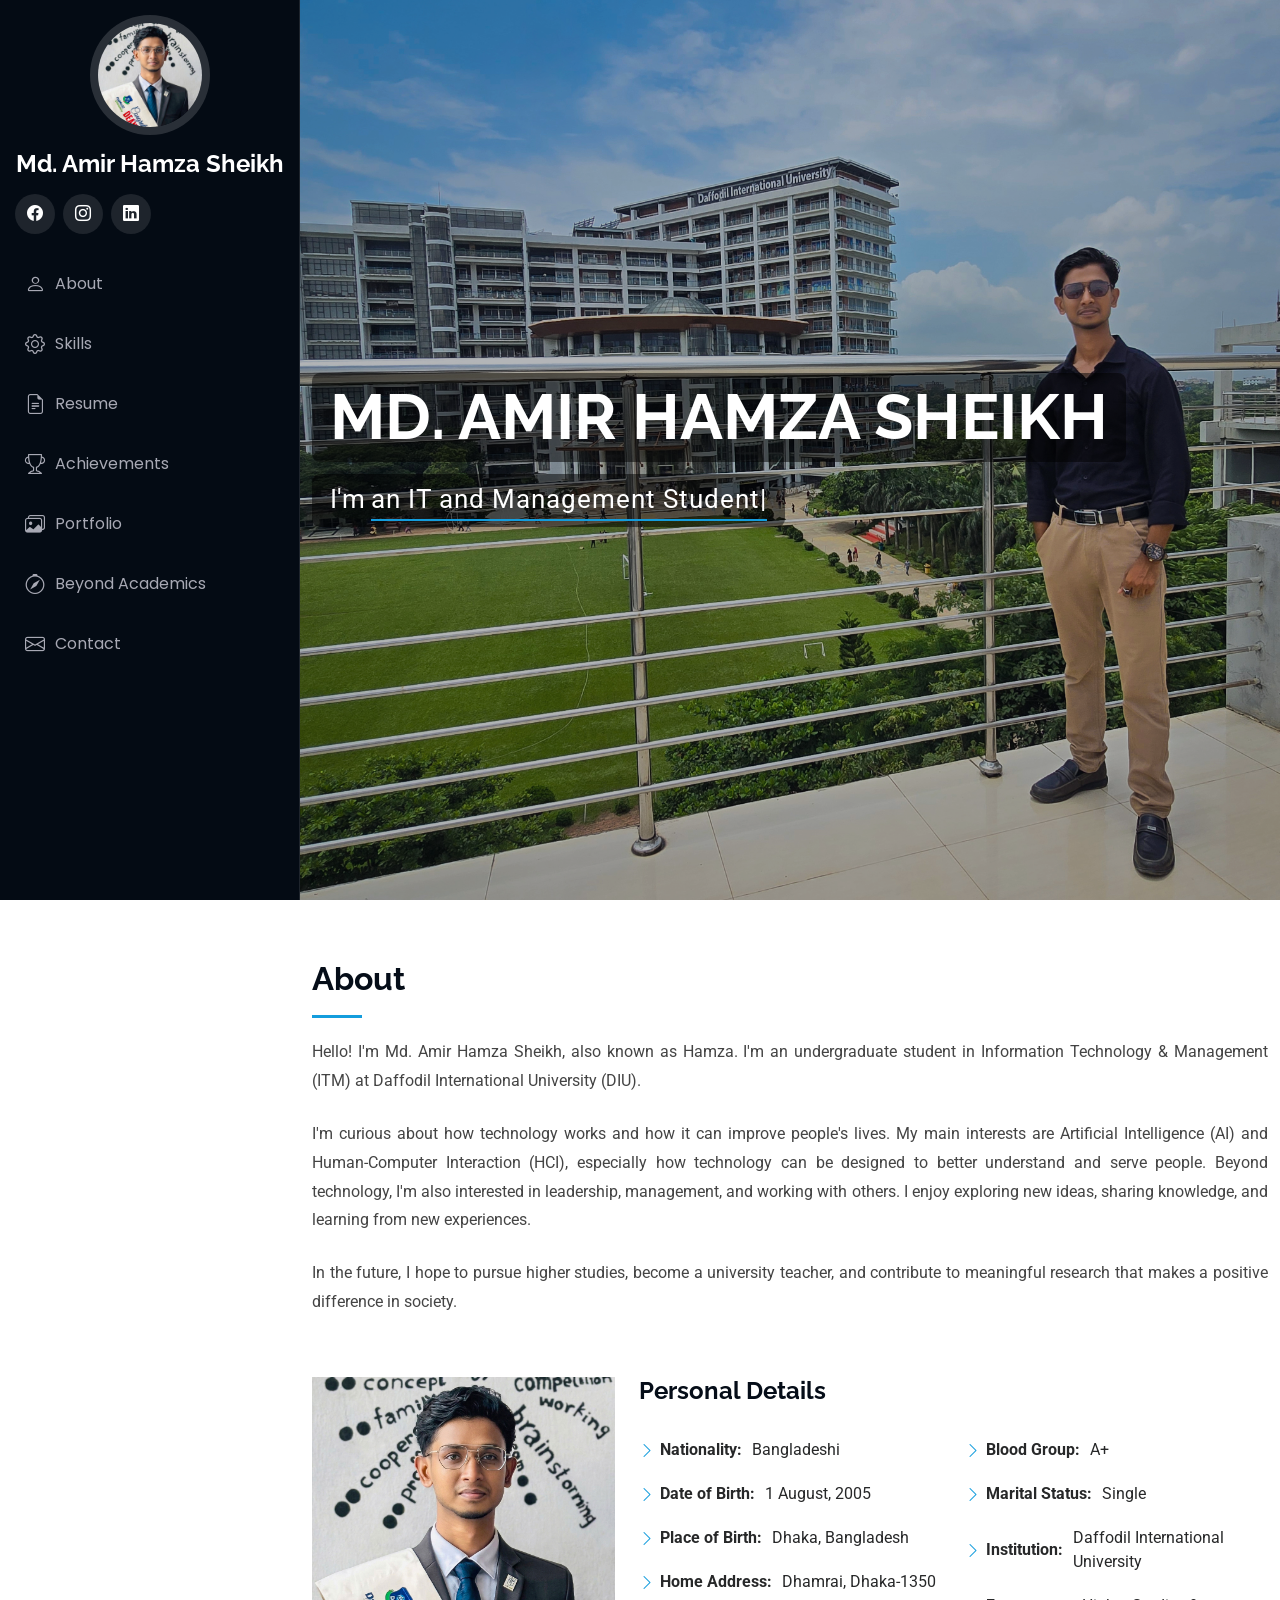
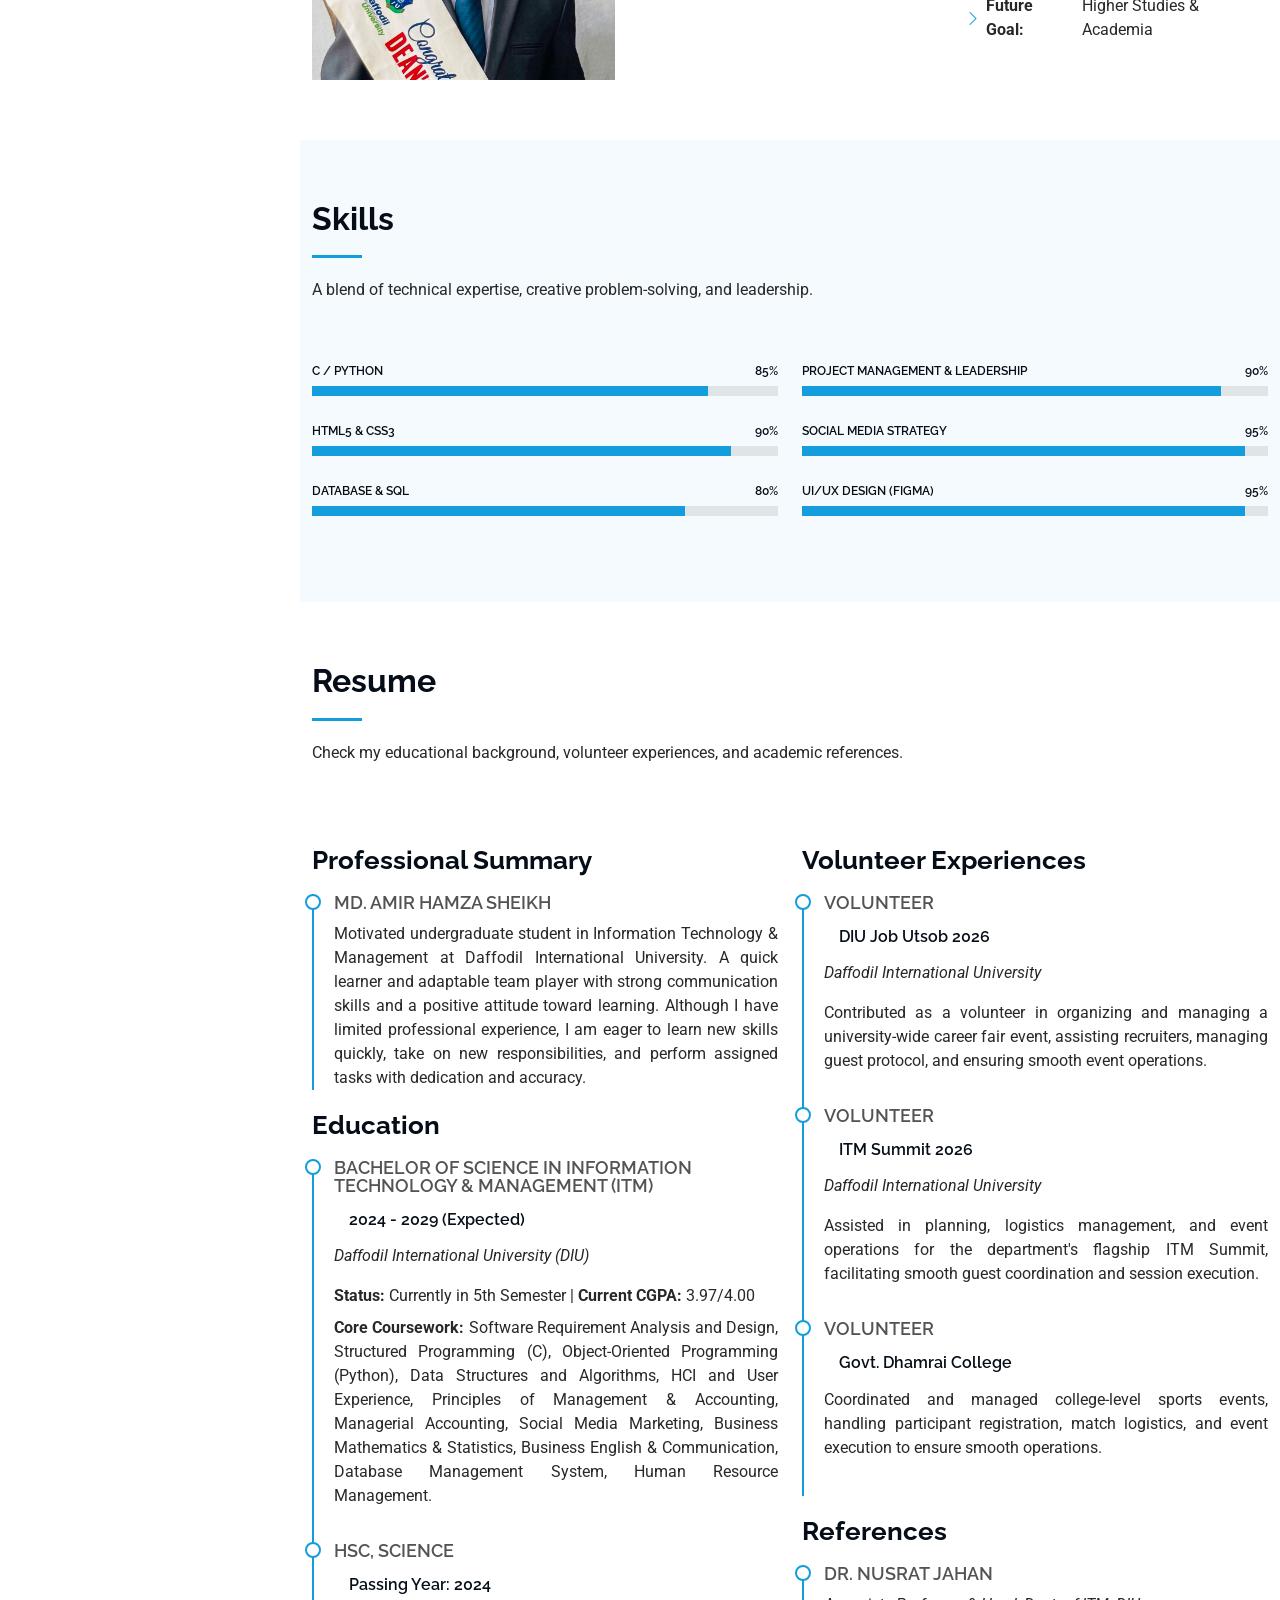
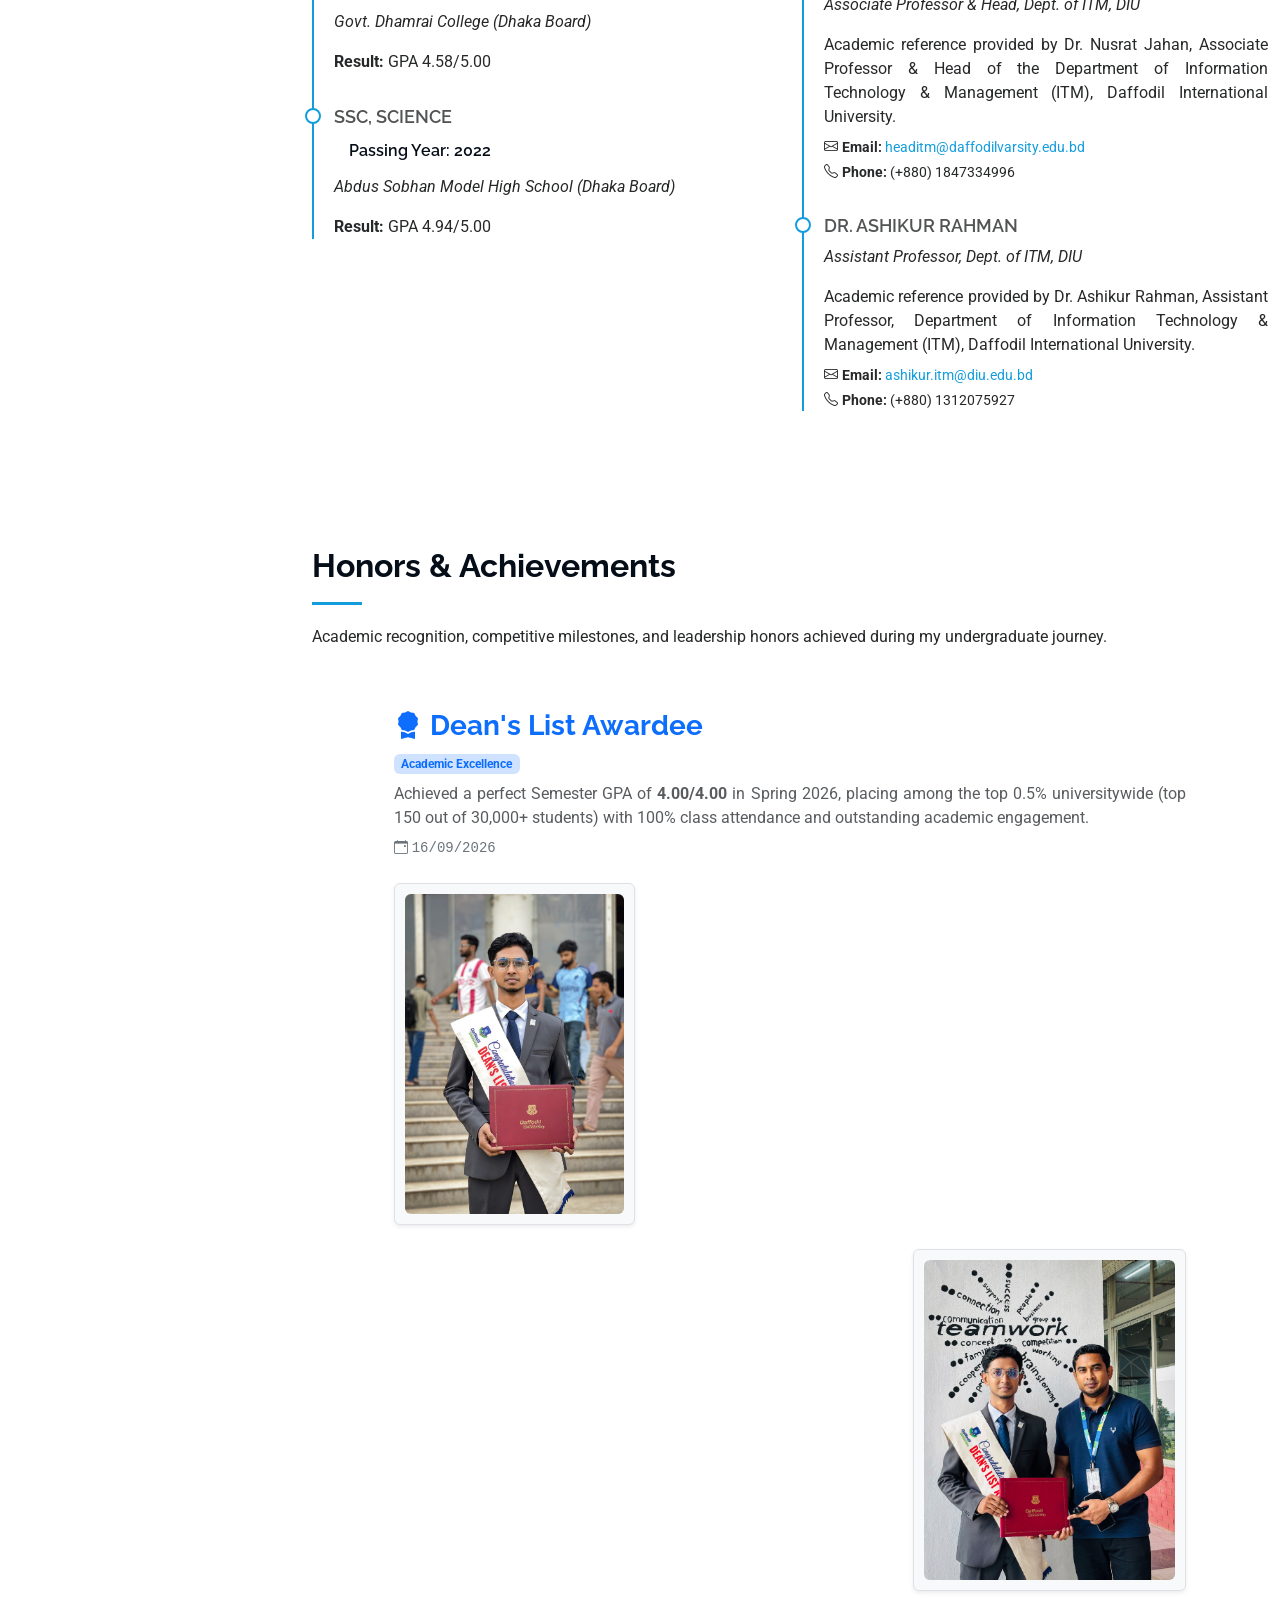
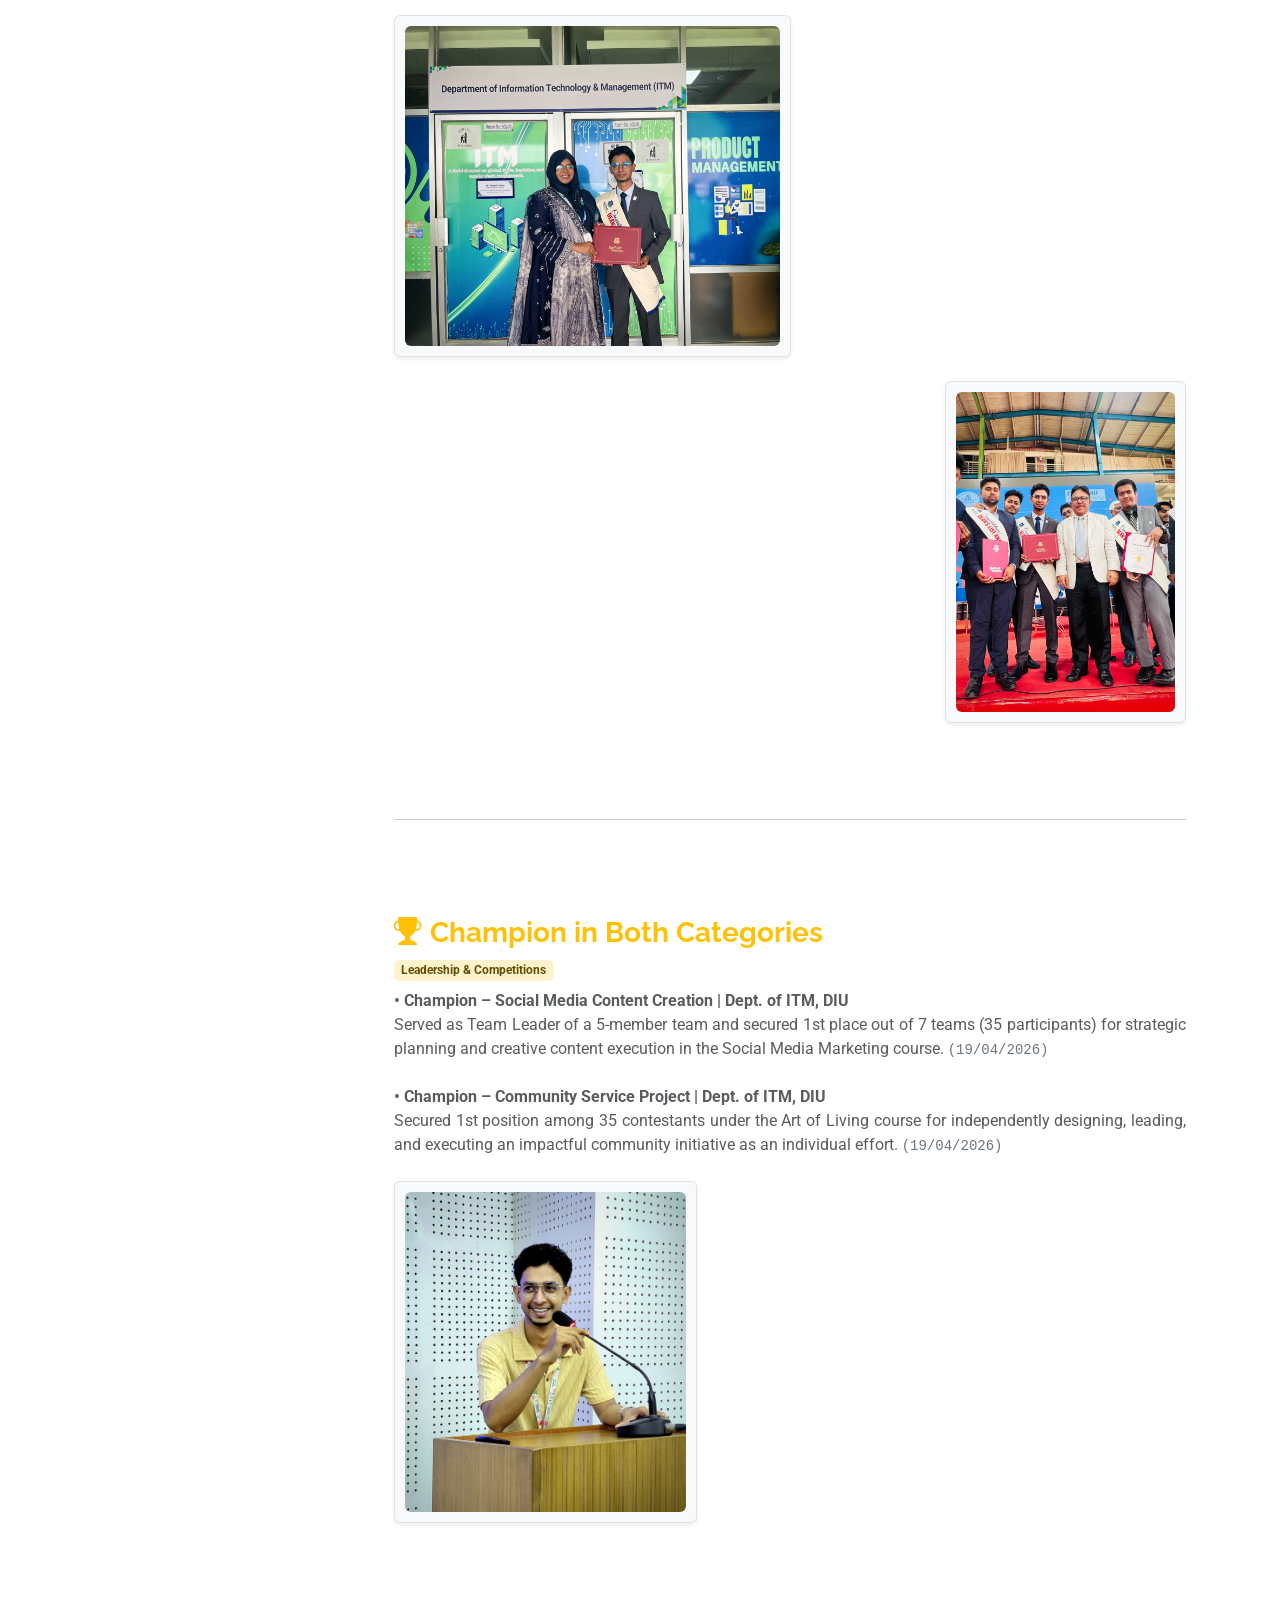
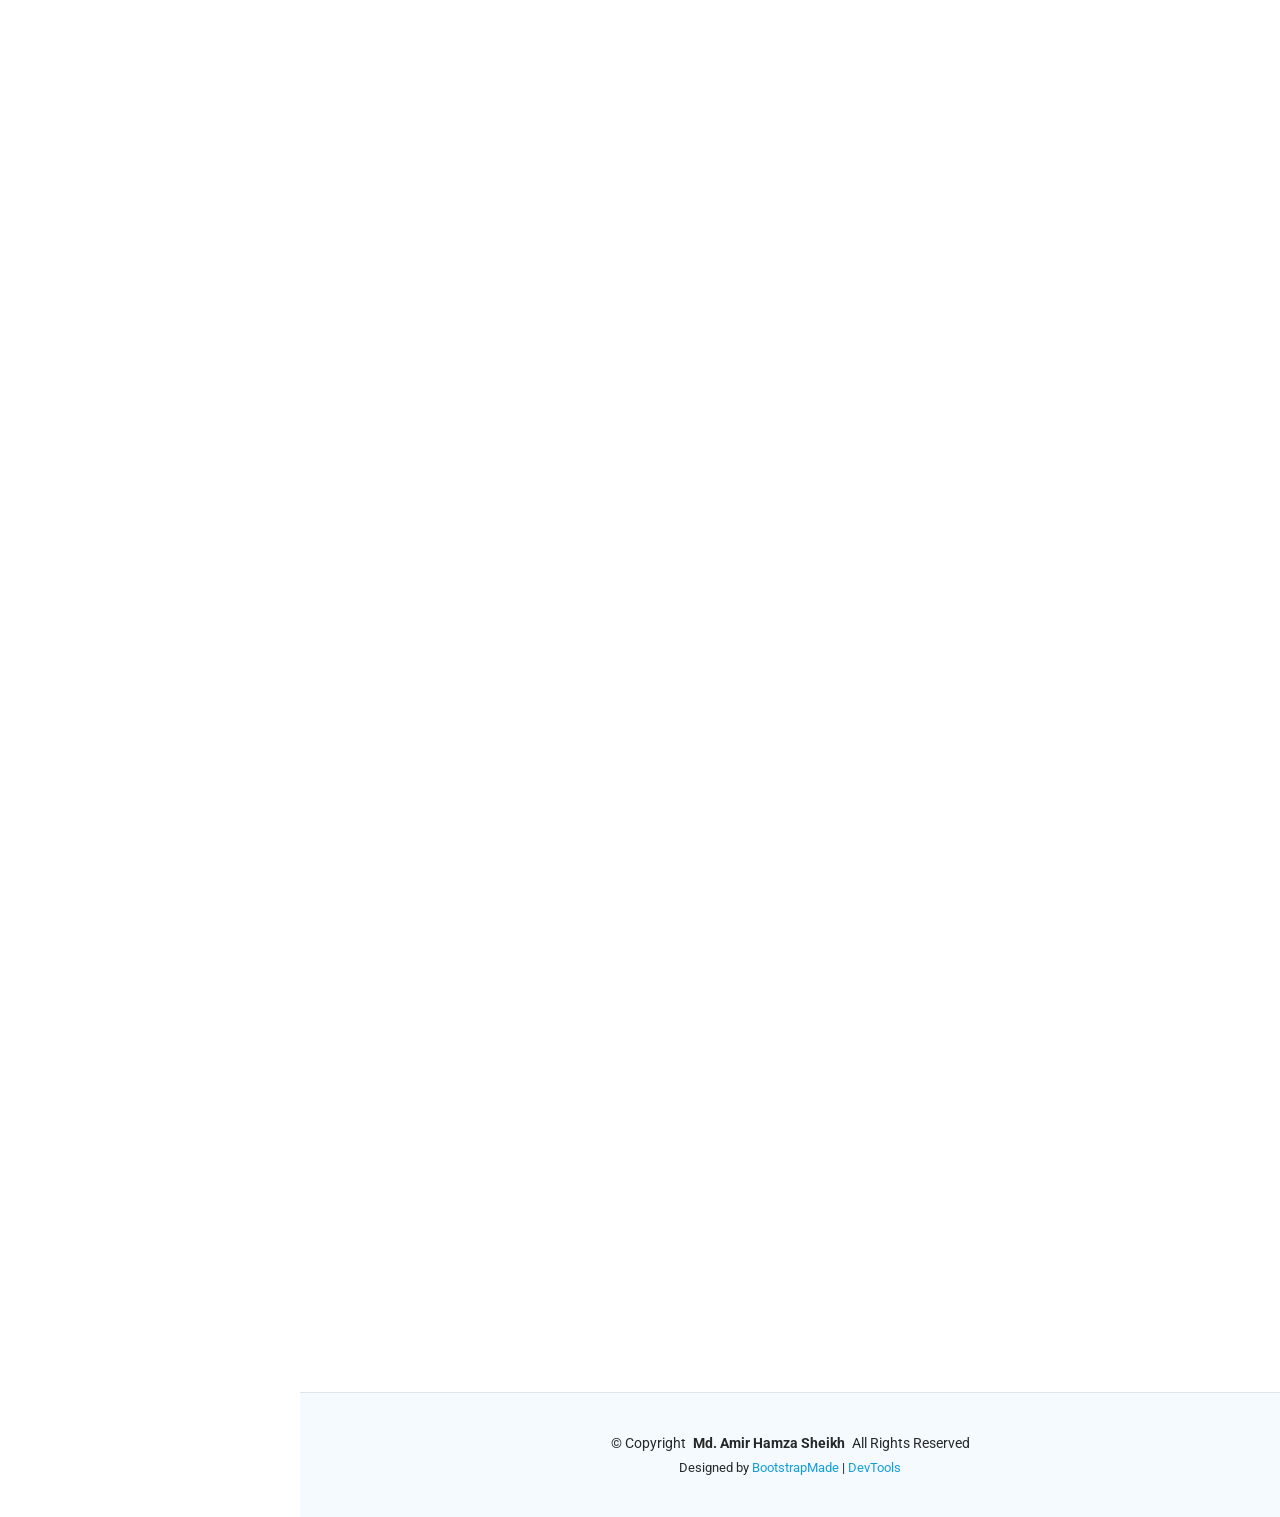
<file: index.html>
<!DOCTYPE html>
<html lang="en">

<head>
  <meta charset="utf-8">
  <meta content="width=device-width, initial-scale=1.0" name="viewport">
  <title>Md. Amir Hamza Sheikh | Official Website</title>
  
  <!-- Open Graph Meta Tags -->
  <meta property="og:title" content="Md. Amir Hamza Sheikh | Official Website" />
  <meta property="og:description" content="Explore my research, academic achievements, projects, and personal profile." />
  <meta property="og:type" content="website" />
  <meta property="og:url" content="https://amirhamza-sheikh.github.io/" />
  <meta property="og:image" content="https://amirhamza-sheikh.github.io/assets/img/preview-image.png" />
  <meta property="og:image:secure_url" content="https://amirhamza-sheikh.github.io/assets/img/preview-image.png" />
  <meta property="og:image:type" content="image/png" />
  <meta property="og:image:width" content="886" />
  <meta property="og:image:height" content="630" />

  <!-- Twitter Card Meta Tags (WhatsApp & Messenger Fallback) -->
  <meta name="twitter:card" content="summary_large_image">
  <meta name="twitter:title" content="Md. Amir Hamza Sheikh | Official Website">
  <meta name="twitter:description" content="Explore my research, academic achievements, projects, and personal profile.">
  <meta name="twitter:image" content="https://amirhamza-sheikh.github.io/assets/img/preview-image.png">
  
  <meta content="Official website of Md. Amir Hamza Sheikh. Explore research, academic accomplishments, leadership roles, and technical projects." name="description">
  <meta content="Md. Amir Hamza Sheikh, Amir Hamza Sheikh, Amir Hamza, Hamza, Amir Hamza DIU ITM, Hamza DIU ITM, Hamza 252-51-011, Hamza DIU, Hamza ITM, Hamza DIU 252, Hamza ITM 12, Hamza FSIT, Researcher, Academic Profile, Personal Website, Projects, Portfolio" name="keywords">

  <!-- Favicons -->
  <link href="assets/img/favicon.png" rel="icon">
  <link href="assets/img/apple-touch-icon.png" rel="apple-touch-icon">

  <!-- Fonts -->
  <link href="https://fonts.googleapis.com" rel="preconnect">
  <link href="https://fonts.gstatic.com" rel="preconnect" crossorigin>
  <link href="https://fonts.googleapis.com/css2?family=Roboto:ital,wght@0,100;0,300;0,400;0,500;0,700;0,900;1,100;1,300;1,400;1,500;1,700;1,900&family=Poppins:ital,wght@0,100;0,200;0,300;0,400;0,500;0,600;0,700;0,800;0,900;1,100;1,200;1,300;1,400;1,500;1,600;1,700;1,800;1,900&family=Raleway:ital,wght@0,100;0,200;0,300;0,400;0,500;0,600;0,700;0,800;0,900;1,100;1,200;1,300;1,400;1,500;1,600;1,700;1,800;1,900&display=swap" rel="stylesheet">

  <!-- Vendor CSS Files -->
  <link href="assets/vendor/bootstrap/css/bootstrap.min.css" rel="stylesheet">
  <link href="assets/vendor/bootstrap-icons/bootstrap-icons.css" rel="stylesheet">
  <link href="assets/vendor/aos/aos.css" rel="stylesheet">
  <link href="assets/vendor/glightbox/css/glightbox.min.css" rel="stylesheet">
  <link href="assets/vendor/swiper/swiper-bundle.min.css" rel="stylesheet">

  <!-- Main CSS File -->
  <link href="assets/css/main.css" rel="stylesheet">

  <!-- =======================================================
  * Template Name: iPortfolio
  * Template URL: https://bootstrapmade.com/iportfolio-bootstrap-portfolio-websites-template/
  * Updated: Jun 29 2024 with Bootstrap v5.3.3
  * Author: BootstrapMade.com
  * License: https://bootstrapmade.com/license/
  ======================================================== -->
</head>

<body class="index-page">

  <header id="header" class="header dark-background d-flex flex-column">
    <i class="header-toggle d-xl-none bi bi-list"></i>

    <div class="profile-img">
      <img src="assets/img/my-profile-img.jpg" alt="" class="img-fluid rounded-circle">
    </div>

    <a href="index.html" class="logo d-flex align-items-center justify-content-center">
      <!-- Uncomment the line below if you also wish to use an image logo -->
      <!-- <img src="assets/img/logo.png" alt=""> -->
      <h1 class="sitename">Md. Amir Hamza Sheikh</h1>
    </a>

<div class="social-links text-center">
  <!-- Facebook -->
  <a href="https://www.facebook.com/a.hamza2005" class="facebook" target="_blank"><i class="bi bi-facebook"></i></a>
  
  <!-- Instagram -->
  <a href="https://www.instagram.com/a.hamza2005/" class="instagram" target="_blank"><i class="bi bi-instagram"></i></a>
  
  <!-- LinkedIn -->
  <a href="https://www.linkedin.com/in/md-amir-hamza-sheikh/" class="linkedin" target="_blank"><i class="bi bi-linkedin"></i></a>
</div>

    <nav id="navmenu" class="navmenu">
<ul>
<li><a href="#about" class="active"><i class="bi bi-person navicon"></i>About</a></li>
<li><a href="#skills"><i class="bi bi-gear navicon"></i> Skills</a></li>
<li><a href="#resume"><i class="bi bi-file-earmark-text navicon"></i>Resume</a></li>
<li><a href="#achievements"><i class="bi bi-trophy navicon"></i>Achievements</a></li>
<li><a href="#portfolio"><i class="bi bi-images navicon"></i> <span>Portfolio</span></a></li>
<li><a href="#beyond-academics"><i class="bi bi-compass navicon"></i>Beyond Academics</a></li>
<li><a href="#contact"><i class="bi bi-envelope navicon"></i>Contact</a></li>
</ul>
    </nav>

  </header>

  <main class="main">

    <!-- Hero Section -->
    <section id="hero" class="hero section dark-background">

      <img src="assets/img/hero-bg.jpg" alt="" data-aos="fade-in" class="">

      <div class="container" data-aos="fade-up" data-aos-delay="100">
        <h2>MD. AMIR HAMZA SHEIKH</h2>
        <p>I'm <span class="typed" data-typed-items="an IT and Management Student., a Dean's List Awardee., an Adaptable Learner., a Team Leader., an Aspiring Academician."></span><span class="typed-cursor typed-cursor--blink" aria-hidden="true"></span><span class="typed-cursor typed-cursor--blink" aria-hidden="true"></span></p>
      </div>

    </section><!-- /Hero Section -->

    <!-- About Section -->
    <section id="about" class="about section">

      <!-- Section Title -->
      <div class="container section-title" data-aos="fade-up">
        <h2>About</h2>
			<p>Hello! I'm Md. Amir Hamza Sheikh, also known as Hamza. I'm an undergraduate student in Information Technology & Management (ITM) at Daffodil International University (DIU).</p><br>
			<p>I'm curious about how technology works and how it can improve people's lives. My main interests are Artificial Intelligence (AI) and Human-Computer Interaction (HCI), especially how technology can be designed to better understand and serve people.
				Beyond technology, I'm also interested in leadership, management, and working with others. I enjoy exploring new ideas, sharing knowledge, and learning from new experiences.</p><br>
			<p>In the future, I hope to pursue higher studies, become a university teacher, and contribute to meaningful research that makes a positive difference in society.</p>
      </div><!-- End Section Title -->

      <div class="container" data-aos="fade-up" data-aos-delay="100">

        <div class="row gy-4 justify-content-center">
          <div class="col-lg-4">
            <img src="assets/img/my-profile-img.jpg" class="img-fluid" alt="">
          </div>
          <div class="col-lg-8 content">
  <h2>Personal Details</h2>
  </br>
  <div class="row">
    <div class="col-lg-6">
      <ul>
        <li><i class="bi bi-chevron-right"></i> <strong>Nationality:</strong> <span>Bangladeshi</span></li>
		<li><i class="bi bi-chevron-right"></i> <strong>Date of Birth:</strong> <span>1 August, 2005</span></li>
        <li><i class="bi bi-chevron-right"></i> <strong>Place of Birth:</strong> <span>Dhaka, Bangladesh</span></li>
		<li><i class="bi bi-chevron-right"></i> <strong>Home Address:</strong> <span>Dhamrai, Dhaka-1350</span></li>
      </ul>
    </div>
    <div class="col-lg-6">
      <ul>
        <li><i class="bi bi-chevron-right"></i> <strong>Blood Group:</strong> <span>A+</span></li>
		<li><i class="bi bi-chevron-right"></i> <strong>Marital Status:</strong> <span>Single</span></li>
		<li><i class="bi bi-chevron-right"></i> <strong>Institution:</strong> <span>Daffodil International University</span></li>
        <li><i class="bi bi-chevron-right"></i> <strong>Future Goal:</strong> <span>Higher Studies &amp; Academia</span></li>
      </ul>
    </div>
  </div>
</div>
        </div>

      </div>

    </section><!-- /About Section -->


    <!-- Skills Section -->
<section id="skills" class="skills section light-background">

  <!-- Section Title -->
  <div class="container section-title" data-aos="fade-up">
    <h2>Skills</h2>
    <p>A blend of technical expertise, creative problem-solving, and leadership.</p>
  </div><!-- End Section Title -->

  <div class="container" data-aos="fade-up" data-aos-delay="100">

    <div class="row skills-content skills-animation">

      <!-- Left Column -->
      <div class="col-lg-6">

        <div class="progress">
          <span class="skill"><span>C / Python</span> <i class="val">85%</i></span>
          <div class="progress-bar-wrap">
            <div class="progress-bar" role="progressbar" aria-valuenow="85" aria-valuemin="0" aria-valuemax="100" style="width: 85%;"></div>
          </div>
        </div><!-- End Skills Item -->

        <div class="progress">
          <span class="skill"><span>HTML5 & CSS3</span> <i class="val">90%</i></span>
          <div class="progress-bar-wrap">
            <div class="progress-bar" role="progressbar" aria-valuenow="90" aria-valuemin="0" aria-valuemax="100" style="width: 90%;"></div>
          </div>
        </div><!-- End Skills Item -->

        <div class="progress">
          <span class="skill"><span>Database & SQL</span> <i class="val">80%</i></span>
          <div class="progress-bar-wrap">
            <div class="progress-bar" role="progressbar" aria-valuenow="80" aria-valuemin="0" aria-valuemax="100" style="width: 80%;"></div>
          </div>
        </div><!-- End Skills Item -->

      </div>

      <!-- Right Column -->
      <div class="col-lg-6">

        <div class="progress">
          <span class="skill"><span>Project Management & leadership</span> <i class="val">90%</i></span>
          <div class="progress-bar-wrap">
            <div class="progress-bar" role="progressbar" aria-valuenow="90" aria-valuemin="0" aria-valuemax="100" style="width: 90%;"></div>
          </div>
        </div><!-- End Skills Item -->

        <div class="progress">
          <span class="skill"><span>Social Media Strategy</span> <i class="val">95%</i></span>
          <div class="progress-bar-wrap">
            <div class="progress-bar" role="progressbar" aria-valuenow="95" aria-valuemin="0" aria-valuemax="100" style="width: 95%;"></div>
          </div>
        </div><!-- End Skills Item -->

        <div class="progress">
          <span class="skill"><span>UI/UX Design (Figma)</span> <i class="val">95%</i></span>
          <div class="progress-bar-wrap">
            <div class="progress-bar" role="progressbar" aria-valuenow="95" aria-valuemin="0" aria-valuemax="100" style="width: 95%;"></div>
          </div>
        </div><!-- End Skills Item -->

      </div>

    </div>

  </div>

</section><!-- /Skills Section -->

<!-- Resume Section -->
<section id="resume" class="resume section">

  <!-- Section Title -->
  <div class="container section-title" data-aos="fade-up">
    <h2>Resume</h2>
    <p>Check my educational background, volunteer experiences, and academic references.</p>
  </div><!-- End Section Title -->

  <div class="container" data-aos="fade-up" data-aos-delay="100">

    <div class="row">
      
      <!-- Left Column: Summary & Education -->
      <div class="col-lg-6">
        
        <!-- Professional Summary -->
        <h3 class="resume-title">Professional Summary</h3>
        <div class="resume-item pb-0">
          <h4>Md. Amir Hamza Sheikh</h4>
          <p class="text-justify">
            Motivated undergraduate student in Information Technology & Management at Daffodil International University. A quick learner and adaptable team player with strong communication skills and a positive attitude toward learning. Although I have limited professional experience, I am eager to learn new skills quickly, take on new responsibilities, and perform assigned tasks with dedication and accuracy.
          </p>
        </div>

        <!-- Education -->
        <h3 class="resume-title">Education</h3>
        
        <div class="resume-item">
          <h4>Bachelor of Science in Information Technology & Management (ITM)</h4>
          <h5>2024 - 2029 (Expected)</h5>
          <p><em>Daffodil International University (DIU)</em></p>
          <p class="mb-2"><strong>Status:</strong> Currently in 5th Semester | <strong>Current CGPA:</strong> 3.97/4.00</p>
          <p class="text-justify">
            <strong>Core Coursework:</strong> Software Requirement Analysis and Design, Structured Programming (C), Object-Oriented Programming (Python), Data Structures and Algorithms, HCI and User Experience, Principles of Management & Accounting, Managerial Accounting, Social Media Marketing, Business Mathematics & Statistics, Business English & Communication, Database Management System, Human Resource Management.
          </p>
        </div>

        <div class="resume-item">
          <h4>HSC, Science</h4>
          <h5>Passing Year: 2024</h5>
          <p><em>Govt. Dhamrai College (Dhaka Board)</em></p>
          <p><strong>Result:</strong> GPA 4.58/5.00</p>
        </div>

        <div class="resume-item">
          <h4>SSC, Science</h4>
          <h5>Passing Year: 2022</h5>
          <p><em>Abdus Sobhan Model High School (Dhaka Board)</em></p>
          <p><strong>Result:</strong> GPA 4.94/5.00</p>
        </div>

      </div>

      <!-- Right Column: Experiences & References -->
      <div class="col-lg-6">
        
        <!-- Experiences -->
        <h3 class="resume-title">Volunteer Experiences</h3>
        
        <div class="resume-item">
          <h4>Volunteer</h4>
          <h5>DIU Job Utsob 2026</h5>
          <p><em>Daffodil International University</em></p>
          <p class="text-justify">
            Contributed as a volunteer in organizing and managing a university-wide career fair event, assisting recruiters, managing guest protocol, and ensuring smooth event operations.
          </p>
        </div>

        <div class="resume-item">
          <h4>Volunteer</h4>
          <h5>ITM Summit 2026</h5>
          <p><em>Daffodil International University</em></p>
          <p class="text-justify">
            Assisted in planning, logistics management, and event operations for the department's flagship ITM Summit, facilitating smooth guest coordination and session execution.
          </p>
        </div>

        <div class="resume-item">
          <h4>Volunteer</h4>
          <h5>Govt. Dhamrai College</h5>
          <p class="text-justify">
            Coordinated and managed college-level sports events, handling participant registration, match logistics, and event execution to ensure smooth operations.
          </p>
        </div>

        <!-- References -->
        <h3 class="resume-title">References</h3>
        
        <div class="resume-item">
          <h4>Dr. Nusrat Jahan</h4>
          <p><em>Associate Professor & Head, Dept. of ITM, DIU</em></p>
          <p class="text-justify mb-2">
            Academic reference provided by Dr. Nusrat Jahan, Associate Professor & Head of the Department of Information Technology & Management (ITM), Daffodil International University.
          </p>
          <p class="small mb-1"><i class="bi bi-envelope me-1"></i><strong>Email:</strong> <a href="mailto:headitm@daffodilvarsity.edu.bd">headitm@daffodilvarsity.edu.bd</a></p>
          <p class="small"><i class="bi bi-telephone me-1"></i><strong>Phone:</strong> (+880) 1847334996</p>
        </div>

        <div class="resume-item">
          <h4>Dr. Ashikur Rahman</h4>
          <p><em>Assistant Professor, Dept. of ITM, DIU</em></p>
          <p class="text-justify mb-2">
            Academic reference provided by Dr. Ashikur Rahman, Assistant Professor, Department of Information Technology & Management (ITM), Daffodil International University.
          </p>
          <p class="small mb-1"><i class="bi bi-envelope me-1"></i><strong>Email:</strong> <a href="mailto:ashikur.itm@diu.edu.bd">ashikur.itm@diu.edu.bd</a></p>
          <p class="small"><i class="bi bi-telephone me-1"></i><strong>Phone:</strong> (+880) 1312075927</p>
        </div>

      </div>

    </div>

  </div>

</section><!-- /Resume Section -->

<!-- Achievements Section -->
<section id="achievements" class="achievements section overflow-hidden">

  <!-- Section Title -->
  <div class="container section-title" data-aos="fade-up">
    <h2>Honors & Achievements</h2>
    <p>Academic recognition, competitive milestones, and leadership honors achieved during my undergraduate journey.</p>
  </div><!-- End Section Title -->

  <div class="container">

    <div class="row gy-5 justify-content-center">

      <!-- ================= Dean's List Section ================= -->
      <div class="col-lg-10">
        <div class="achievement-header mb-4" data-aos="fade-up">
          <h3 class="text-primary fw-bold"><i class="bi bi-award-fill me-2"></i>Dean's List Awardee</h3>
          <span class="badge bg-primary-subtle text-primary mb-2">Academic Excellence</span>
          <p class="text-muted fs-6 text-justify">
  Achieved a perfect Semester GPA of <strong>4.00/4.00</strong> in Spring 2026, placing among the top 0.5% universitywide (top 150 out of 30,000+ students) with 100% class attendance and outstanding academic engagement.<span class="d-block mt-2 text-secondary small font-monospace"><i class="bi bi-calendar-event me-1"></i>16/09/2026</span>
</p>
        </div>

        <!-- Alternating Zig-Zag Layout for Dean's List -->
        <div class="row gy-4">
          <!-- DA1: Bam Side-e Align -->
          <div class="col-12 d-flex justify-content-start" data-aos="fade-right" data-aos-duration="1000">
            <div class="full-img-card shadow-sm border rounded">
              <img src="assets/img/DA1.jpg" alt="Dean's List Award 1" class="img-fluid rounded">
            </div>
          </div>

          <!-- DA2: Dan Side-e Align -->
          <div class="col-12 d-flex justify-content-end" data-aos="fade-left" data-aos-duration="1000">
            <div class="full-img-card shadow-sm border rounded">
              <img src="assets/img/DA2.jpg" alt="Dean's List Award 2" class="img-fluid rounded">
            </div>
          </div>

          <!-- DA3: Bam Side-e Align -->
          <div class="col-12 d-flex justify-content-start" data-aos="fade-right" data-aos-duration="1000">
            <div class="full-img-card shadow-sm border rounded">
              <img src="assets/img/DA3.jpg" alt="Dean's List Award 3" class="img-fluid rounded">
            </div>
          </div>

          <!-- DA4: Dan Side-e Align -->
          <div class="col-12 d-flex justify-content-end" data-aos="fade-left" data-aos-duration="1000">
            <div class="full-img-card shadow-sm border rounded">
              <img src="assets/img/DA4.jpg" alt="Dean's List Award 4" class="img-fluid rounded">
            </div>
          </div>
        </div>
      </div><!-- End Dean's List Section -->

      <div class="col-lg-10"><hr class="my-5"></div>

      <!-- ================= Championship Section ================= -->
      <div class="col-lg-10">
        <div class="achievement-header mb-4" data-aos="fade-up">
          <h3 class="text-warning fw-bold"><i class="bi bi-trophy-fill me-2"></i>Champion in Both Categories</h3>
          <span class="badge bg-warning-subtle text-warning-emphasis mb-2">Leadership & Competitions</span>
          <p class="text-muted fs-6 text-justify">
  <strong>• Champion – Social Media Content Creation | Dept. of ITM, DIU</strong><br>
  Served as Team Leader of a 5-member team and secured 1st place out of 7 teams (35 participants) for strategic planning and creative content execution in the Social Media Marketing course. <span class="text-secondary small font-monospace">(19/04/2026)</span>
  <br><br>
  <strong>• Champion – Community Service Project | Dept. of ITM, DIU</strong><br>
  Secured 1st position among 35 contestants under the Art of Living course for independently designing, leading, and executing an impactful community initiative as an individual effort. <span class="text-secondary small font-monospace">(19/04/2026)</span>
</p>
        </div>

        <!-- Alternating Zig-Zag Layout for Championship -->
        <div class="row gy-4">
          <!-- CH1: Bam Side-e Align -->
          <div class="col-12 d-flex justify-content-start" data-aos="fade-right" data-aos-duration="1000">
            <div class="full-img-card shadow-sm border rounded">
              <img src="assets/img/CH1.jpg" alt="Champion 1" class="img-fluid rounded">
            </div>
          </div>

          <!-- CH2: Dan Side-e Align -->
          <div class="col-12 d-flex justify-content-end" data-aos="fade-left" data-aos-duration="1000">
            <div class="full-img-card shadow-sm border rounded">
              <img src="assets/img/CH2.jpg" alt="Champion 2" class="img-fluid rounded">
            </div>
          </div>

          <!-- CH3: Bam Side-e Align -->
          <div class="col-12 d-flex justify-content-start" data-aos="fade-right" data-aos-duration="1000">
            <div class="full-img-card shadow-sm border rounded">
              <img src="assets/img/CH3.jpg" alt="Champion 3" class="img-fluid rounded">
            </div>
          </div>
        </div>
      </div><!-- End Championship Section -->

    </div>

  </div>

</section><!-- /Achievements & Honors Section -->

<!-- Portfolio Section -->
<section id="portfolio" class="portfolio section">

  <!-- Section Title -->
  <div class="container section-title" data-aos="fade-up">
    <h2>Portfolio & Projects</h2>
    <p>Explore my UI/UX designs, promotional media production, community service campaigns, and academic projects.</p>
  </div><!-- End Section Title -->

  <div class="container" data-aos="fade-up" data-aos-delay="100">

    <div class="isotope-layout" data-default-filter="*" data-layout="masonry" data-sort="original-order">

      <!-- Portfolio Filters -->
      <ul class="portfolio-filters isotope-filters" data-aos="fade-up" data-aos-delay="200">
        <li data-filter="*" class="filter-active">All</li>
        <li data-filter=".filter-ui">UI/UX Design</li>
        <li data-filter=".filter-media">Promotional & Media</li>
        <li data-filter=".filter-community">Community Service</li>
      </ul><!-- End Portfolio Filters -->

      <div class="row gy-4 isotope-container" data-aos="fade-up" data-aos-delay="300">

        <!-- Project 1: ITM Colab Figma Design -->
        <div class="col-lg-4 col-md-6 portfolio-item isotope-item filter-ui">
          <div class="portfolio-content h-100 border rounded p-3 shadow-sm bg-white">
            <div class="portfolio-img overflow-hidden rounded mb-3">
              <img src="assets/img/portfolio/figma-itm-colab.png" class="img-fluid" alt="ITM Colab UI Design">
            </div>
            <div class="portfolio-info">
              <h4 class="fw-bold mb-1">ITM Colab App UI Design</h4>
              <p class="text-muted small mb-2">Figma | UI/UX Design</p>
              <p class="text-justify small mb-3">
                Designed an interactive UI/UX prototype for ITM Colab in Figma, focusing on modern layout structure, clean visuals, intuitive navigation, and seamless user flow.
              </p>
              <div>
                <a href="https://embed.figma.com/proto/JwvafEBVhvST6jTHE0LJcV/ITM-Colab?node-id=1-2&starting-point-node-id=1%3A2&embed-host=share" target="_blank" rel="noopener noreferrer" class="btn btn-primary">
				  <i class="bi bi-figma me-2"></i>Live Prototype
				</a>
              </div>
            </div>
          </div>
        </div><!-- End Portfolio Item -->

        <!-- Project 2: ITM Promotional Video (Departmental Contest Winner) -->
        <div class="col-lg-4 col-md-6 portfolio-item isotope-item filter-media">
          <div class="portfolio-content h-100 border rounded p-3 shadow-sm bg-white">
            <!-- Embedded Responsive YouTube Video -->
            <div class="ratio ratio-16x9 rounded overflow-hidden mb-3">
              <iframe src="https://www.youtube.com/embed/WGMJyIpE2IQ?si=coPjHry_JJlpTKDE" title="ITM Department Promotional Video" frameborder="0" allow="accelerometer; autoplay; clipboard-write; encrypted-media; gyroscope; picture-in-picture; web-share" referrerpolicy="strict-origin-when-cross-origin" allowfullscreen></iframe>
            </div>
            <div class="portfolio-info">
              <span class="badge bg-warning text-dark mb-2"><i class="bi bi-trophy me-1"></i>1st Place Champion</span>
              <h4 class="fw-bold mb-1">ITM Department Promotional Video</h4>
              <p class="text-muted small mb-2">Role: Team Leader, Director, Scriptwriter & Editor</p>
              <p class="text-justify small mb-3">
                Led the team to secure 1st place in the departmental promotional video contest. Personally wrote the script, directed the shoots, and edited the final visual production.
              </p>
              <div>
                <a href="https://www.youtube.com/watch?v=WGMJyIpE2IQ" target="_blank" class="btn btn-sm btn-outline-danger rounded-pill px-3">
                  <i class="bi bi-youtube me-1"></i>Watch Champion Video
                </a>
              </div>
            </div>
          </div>
        </div><!-- End Portfolio Item -->

        <!-- Project 3: Mosquito Awareness Campaign (AOL Individual Project) -->
        <div class="col-lg-4 col-md-6 portfolio-item isotope-item filter-community">
          <div class="portfolio-content h-100 border rounded p-3 shadow-sm bg-white">
            <!-- Embedded Responsive YouTube Video -->
            <div class="ratio ratio-16x9 rounded overflow-hidden mb-3">
              <iframe src="https://www.youtube.com/embed/mCgQWWBnZgk?si=rbzHHwTaZv1Zs8-a" title="Mosquito Awareness Campaign - AOL Community Service" frameborder="0" allow="accelerometer; autoplay; clipboard-write; encrypted-media; gyroscope; picture-in-picture; web-share" referrerpolicy="strict-origin-when-cross-origin" allowfullscreen></iframe>
            </div>
            <div class="portfolio-info">
			  <span class="badge bg-warning text-dark mb-2"><i class="bi bi-trophy me-1"></i>1st Place Champion</span>
              <h4 class="fw-bold mb-1">Mosquito Awareness Campaign</h4>
              <p class="text-muted small mb-2">Art of Living: Community Service Project (1 Month)</p>
              <p class="text-justify small mb-3">
                Individually conducted a month-long community service campaign on mosquito awareness and dengue prevention, managing field activity, community outreach, and video documentation.
              </p>
              <div>
                <a href="https://www.youtube.com/watch?v=mCgQWWBnZgk" target="_blank" class="btn btn-sm btn-outline-danger rounded-pill px-3">
                  <i class="bi bi-youtube me-1"></i>Watch Campaign Footage
                </a>
              </div>
            </div>
          </div>
        </div><!-- End Portfolio Item -->

      </div><!-- End Portfolio Container -->

    </div>

  </div>

</section><!-- /Portfolio Section -->

<!-- Beyond Academics Section -->
<section id="beyond-academics" class="personal section">

  <!-- Section Title -->
  <div class="container section-title" data-aos="fade-up">
    <h2>Beyond Academics</h2>
    <p>A glimpse into my life outside the research lab — travels, passions, and personal experiences.</p>
  </div><!-- End Section Title -->

  <div class="container">
    <div class="row gy-4">

      <div class="col-lg-6" data-aos="fade-up" data-aos-delay="100">
        <div class="p-4 border rounded-4 bg-white shadow-sm h-100">
          <h3 class="mb-3"><i class="bi bi-compass-fill me-2 text-primary"></i>Travel & Exploration</h3>
          <p>
            Exploring new places and experiencing diverse cultures fuels my creativity and perspective. Traveling helps me unwind, think deeply about research ideas, and appreciate the world beyond academics.
          </p>
          <!-- Apni challe eikhane travel photo or small highlights add krte parben -->
        </div>
      </div>

      <div class="col-lg-6" data-aos="fade-up" data-aos-delay="200">
        <div class="p-4 border rounded-4 bg-white shadow-sm h-100">
          <h3 class="mb-3"><i class="bi bi-heart-fill me-2 text-danger"></i>Life & Hobbies</h3>
          <p>
            When I am not coding or reading academic papers, I enjoy spending quality time with my family and friends, watching movies, and capturing moments through photography.
          </p>
        </div>
      </div>

    </div>
  </div>

</section><!-- /Beyond Academics Section -->
    <!-- Contact Section -->
    <section id="contact" class="contact section">

      <!-- Section Title -->
      <div class="container section-title" data-aos="fade-up">
        <h2>Contact</h2>
        <p>Have a question or want to work together? Drop me a message and I will get back to you as soon as possible.</p>
      </div><!-- End Section Title -->

      <div class="container" data-aos="fade-up" data-aos-delay="100">

        <div class="row gy-4">

          <div class="col-lg-5">

            <div class="info-wrap">
              <div class="info-item d-flex" data-aos="fade-up" data-aos-delay="200">
                <i class="bi bi-geo-alt flex-shrink-0"></i>
                <div>
                  <h3>Address</h3>
                  <p>Daffodil Smart City, Dhaka, Bangladesh</p>
                </div>
              </div><!-- End Info Item -->

              <div class="info-item d-flex" data-aos="fade-up" data-aos-delay="300">
                <i class="bi bi-telephone flex-shrink-0"></i>
                <div>
                  <h3>Phone/WhatsApp</h3>
                  <p>+880 1405-665715</p>
                </div>
              </div><!-- End Info Item -->

              <div class="info-item d-flex" data-aos="fade-up" data-aos-delay="400">
                <i class="bi bi-envelope flex-shrink-0"></i>
                <div>
                  <h3>Email</h3>
                  <p>252-51-011@diu.edu.bd</p>
                </div>
              </div><!-- End Info Item -->
              <iframe src="https://www.google.com/maps/embed?pb=!1m18!1m12!1m3!1d2779.023131227913!2d90.3175842738973!3d23.876900483910912!2m3!1f0!2f0!3f0!3m2!1i1024!2i768!4f13.1!3m3!1m2!1s0x3755b8ada2664e21%3A0x3c872fd17bc11ddb!2sDaffodil%20International%20University!5e1!3m2!1sen!2sus!4v1792301418794!5m2!1sen!2sus" width="300" height="200" style="border:0;" allowfullscreen="" loading="lazy" referrerpolicy="strict-origin-when-cross-origin"></iframe>
            </div>
          </div>

          <div class="col-lg-7">
            <form action="https://formspree.io/f/maeqkyyp" method="POST" class="contact-form">
  <div class="row gy-4">

    <div class="col-md-6">
      <label for="name-field" class="pb-2">Your Name</label>
      <input type="text" name="name" id="name-field" class="form-control" required="">
    </div>

    <div class="col-md-6">
      <label for="email-field" class="pb-2">Your Email</label>
      <input type="email" name="email" id="email-field" class="form-control" required="">
    </div>

    <div class="col-md-12">
      <label for="subject-field" class="pb-2">Subject</label>
      <input type="text" name="subject" id="subject-field" class="form-control" required="">
    </div>

    <div class="col-md-12">
      <label for="message-field" class="pb-2">Message</label>
      <textarea name="message" id="message-field" rows="10" class="form-control" required=""></textarea>
    </div>

    <div class="col-md-12 text-center">
      <button type="submit" class="btn btn-primary">Send Message</button>
    </div>

  </div>
</form>
          </div><!-- End Contact Form -->

        </div>

      </div>

    </section><!-- /Contact Section -->

  </main>

<footer id="footer" class="footer position-relative light-background">

    <div class="container">
      <div class="copyright text-center ">
        <p>© <span>Copyright</span> <strong class="px-1 sitename">Md. Amir Hamza Sheikh</strong> <span>All Rights Reserved</span></p>
      </div>
      <div class="credits">
        <!-- All the links in the footer should remain intact. -->
        <!-- You can delete the links only if you've purchased the pro version. -->
        <!-- Licensing information: https://bootstrapmade.com/license/ -->
        <!-- Purchase the pro version with working PHP/AJAX contact form: [buy-url] -->
        Designed by <a href="https://bootstrapmade.com/">BootstrapMade</a> | <a href="https://bootstrapmade.com/tools/">DevTools</a>
      </div>
    </div>

  </footer>

  <!-- Scroll Top -->
  <a href="#" id="scroll-top" class="scroll-top d-flex align-items-center justify-content-center"><i class="bi bi-arrow-up-short"></i></a>

  <!-- Preloader -->
  <div id="preloader"></div>

  <!-- Vendor JS Files -->
  <script src="assets/vendor/bootstrap/js/bootstrap.bundle.min.js"></script>
  <script src="assets/vendor/php-email-form/validate.js"></script>
  <script src="assets/vendor/aos/aos.js"></script>
  <script src="assets/vendor/typed.js/typed.umd.js"></script>
  <script src="assets/vendor/purecounter/purecounter_vanilla.js"></script>
  <script src="assets/vendor/waypoints/noframework.waypoints.js"></script>
  <script src="assets/vendor/glightbox/js/glightbox.min.js"></script>
  <script src="assets/vendor/imagesloaded/imagesloaded.pkgd.min.js"></script>
  <script src="assets/vendor/isotope-layout/isotope.pkgd.min.js"></script>
  <script src="assets/vendor/swiper/swiper-bundle.min.js"></script>

  <!-- Main JS File -->
  <script src="assets/js/main.js"></script>

</body>

</html>
</file>
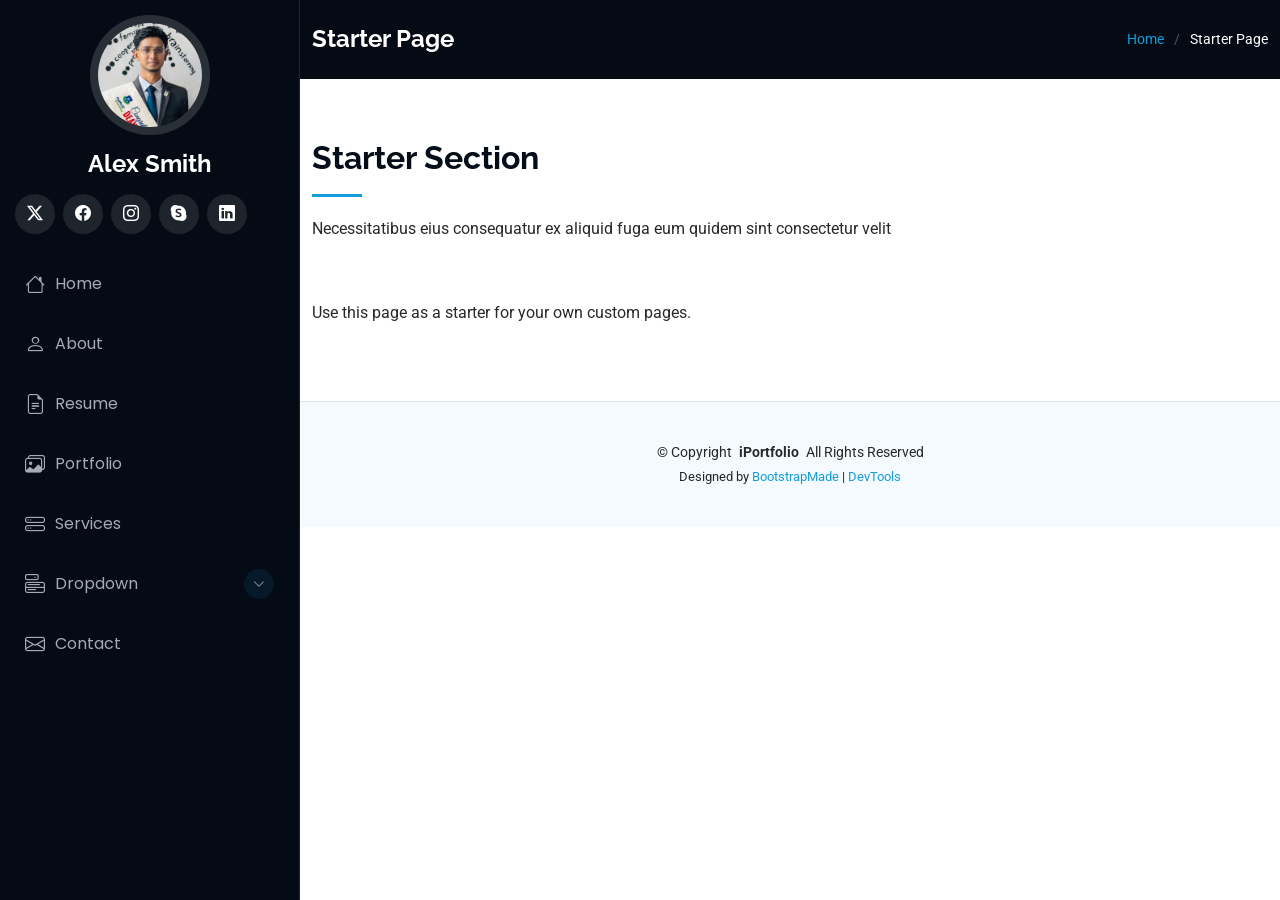
<file: starter-page.html>
<!DOCTYPE html>
<html lang="en">

<head>
  <meta charset="utf-8">
  <meta content="width=device-width, initial-scale=1.0" name="viewport">
  <title>Starter Page - iPortfolio Bootstrap Template</title>
  <meta content="" name="description">
  <meta content="" name="keywords">

  <!-- Favicons -->
  <link href="assets/img/favicon.png" rel="icon">
  <link href="assets/img/apple-touch-icon.png" rel="apple-touch-icon">

  <!-- Fonts -->
  <link href="https://fonts.googleapis.com" rel="preconnect">
  <link href="https://fonts.gstatic.com" rel="preconnect" crossorigin>
  <link href="https://fonts.googleapis.com/css2?family=Roboto:ital,wght@0,100;0,300;0,400;0,500;0,700;0,900;1,100;1,300;1,400;1,500;1,700;1,900&family=Poppins:ital,wght@0,100;0,200;0,300;0,400;0,500;0,600;0,700;0,800;0,900;1,100;1,200;1,300;1,400;1,500;1,600;1,700;1,800;1,900&family=Raleway:ital,wght@0,100;0,200;0,300;0,400;0,500;0,600;0,700;0,800;0,900;1,100;1,200;1,300;1,400;1,500;1,600;1,700;1,800;1,900&display=swap" rel="stylesheet">

  <!-- Vendor CSS Files -->
  <link href="assets/vendor/bootstrap/css/bootstrap.min.css" rel="stylesheet">
  <link href="assets/vendor/bootstrap-icons/bootstrap-icons.css" rel="stylesheet">
  <link href="assets/vendor/aos/aos.css" rel="stylesheet">
  <link href="assets/vendor/glightbox/css/glightbox.min.css" rel="stylesheet">
  <link href="assets/vendor/swiper/swiper-bundle.min.css" rel="stylesheet">

  <!-- Main CSS File -->
  <link href="assets/css/main.css" rel="stylesheet">

  <!-- =======================================================
  * Template Name: iPortfolio
  * Template URL: https://bootstrapmade.com/iportfolio-bootstrap-portfolio-websites-template/
  * Updated: Jun 29 2024 with Bootstrap v5.3.3
  * Author: BootstrapMade.com
  * License: https://bootstrapmade.com/license/
  ======================================================== -->
</head>

<body class="starter-page-page">

  <header id="header" class="header dark-background d-flex flex-column">
    <i class="header-toggle d-xl-none bi bi-list"></i>

    <div class="profile-img">
      <img src="assets/img/my-profile-img.jpg" alt="" class="img-fluid rounded-circle">
    </div>

    <a href="index.html" class="logo d-flex align-items-center justify-content-center">
      <!-- Uncomment the line below if you also wish to use an image logo -->
      <!-- <img src="assets/img/logo.png" alt=""> -->
      <h1 class="sitename">Alex Smith</h1>
    </a>

    <div class="social-links text-center">
      <a href="#" class="twitter"><i class="bi bi-twitter-x"></i></a>
      <a href="#" class="facebook"><i class="bi bi-facebook"></i></a>
      <a href="#" class="instagram"><i class="bi bi-instagram"></i></a>
      <a href="#" class="google-plus"><i class="bi bi-skype"></i></a>
      <a href="#" class="linkedin"><i class="bi bi-linkedin"></i></a>
    </div>

    <nav id="navmenu" class="navmenu">
      <ul>
        <li><a href="#hero"><i class="bi bi-house navicon"></i>Home</a></li>
        <li><a href="#about"><i class="bi bi-person navicon"></i> About</a></li>
        <li><a href="#resume"><i class="bi bi-file-earmark-text navicon"></i> Resume</a></li>
        <li><a href="#portfolio"><i class="bi bi-images navicon"></i> Portfolio</a></li>
        <li><a href="#services"><i class="bi bi-hdd-stack navicon"></i> Services</a></li>
        <li class="dropdown"><a href="#"><i class="bi bi-menu-button navicon"></i> <span>Dropdown</span> <i class="bi bi-chevron-down toggle-dropdown"></i></a>
          <ul>
            <li><a href="#">Dropdown 1</a></li>
            <li class="dropdown"><a href="#"><span>Deep Dropdown</span> <i class="bi bi-chevron-down toggle-dropdown"></i></a>
              <ul>
                <li><a href="#">Deep Dropdown 1</a></li>
                <li><a href="#">Deep Dropdown 2</a></li>
                <li><a href="#">Deep Dropdown 3</a></li>
                <li><a href="#">Deep Dropdown 4</a></li>
                <li><a href="#">Deep Dropdown 5</a></li>
              </ul>
            </li>
            <li><a href="#">Dropdown 2</a></li>
            <li><a href="#">Dropdown 3</a></li>
            <li><a href="#">Dropdown 4</a></li>
          </ul>
        </li>
        <li><a href="#contact"><i class="bi bi-envelope navicon"></i> Contact</a></li>
      </ul>
    </nav>

  </header>

  <main class="main">

    <!-- Page Title -->
    <div class="page-title dark-background">
      <div class="container d-lg-flex justify-content-between align-items-center">
        <h1 class="mb-2 mb-lg-0">Starter Page</h1>
        <nav class="breadcrumbs">
          <ol>
            <li><a href="index.html">Home</a></li>
            <li class="current">Starter Page</li>
          </ol>
        </nav>
      </div>
    </div><!-- End Page Title -->

    <!-- Starter Section Section -->
    <section id="starter-section" class="starter-section section">

      <!-- Section Title -->
      <div class="container section-title" data-aos="fade-up">
        <h2>Starter Section</h2>
        <p>Necessitatibus eius consequatur ex aliquid fuga eum quidem sint consectetur velit</p>
      </div><!-- End Section Title -->

      <div class="container" data-aos="fade-up">
        <p>Use this page as a starter for your own custom pages.</p>
      </div>

    </section><!-- /Starter Section Section -->

  </main>

  <footer id="footer" class="footer position-relative light-background">

    <div class="container">
      <div class="copyright text-center ">
        <p>© <span>Copyright</span> <strong class="px-1 sitename">iPortfolio</strong> <span>All Rights Reserved</span></p>
      </div>
      <div class="credits">
        <!-- All the links in the footer should remain intact. -->
        <!-- You can delete the links only if you've purchased the pro version. -->
        <!-- Licensing information: https://bootstrapmade.com/license/ -->
        <!-- Purchase the pro version with working PHP/AJAX contact form: [buy-url] -->
        Designed by <a href="https://bootstrapmade.com/">BootstrapMade</a> | <a href="https://bootstrapmade.com/tools/">DevTools</a>
      </div>
    </div>

  </footer>

  <!-- Scroll Top -->
  <a href="#" id="scroll-top" class="scroll-top d-flex align-items-center justify-content-center"><i class="bi bi-arrow-up-short"></i></a>

  <!-- Preloader -->
  <div id="preloader"></div>

  <!-- Vendor JS Files -->
  <script src="assets/vendor/bootstrap/js/bootstrap.bundle.min.js"></script>
  <script src="assets/vendor/php-email-form/validate.js"></script>
  <script src="assets/vendor/aos/aos.js"></script>
  <script src="assets/vendor/typed.js/typed.umd.js"></script>
  <script src="assets/vendor/purecounter/purecounter_vanilla.js"></script>
  <script src="assets/vendor/waypoints/noframework.waypoints.js"></script>
  <script src="assets/vendor/glightbox/js/glightbox.min.js"></script>
  <script src="assets/vendor/imagesloaded/imagesloaded.pkgd.min.js"></script>
  <script src="assets/vendor/isotope-layout/isotope.pkgd.min.js"></script>
  <script src="assets/vendor/swiper/swiper-bundle.min.js"></script>

  <!-- Main JS File -->
  <script src="assets/js/main.js"></script>

</body>

</html>
</file>
<file: assets/css/main.css>
/**
* Template Name: iPortfolio
* Template URL: https://bootstrapmade.com/iportfolio-bootstrap-portfolio-websites-template/
* Updated: Jun 29 2024 with Bootstrap v5.3.3
* Author: BootstrapMade.com
* License: https://bootstrapmade.com/license/
*/

/*--------------------------------------------------------------
# Font & Color Variables
# Help: https://bootstrapmade.com/color-system/
--------------------------------------------------------------*/
/* Fonts */
:root {
  --default-font: "Roboto",  system-ui, -apple-system, "Segoe UI", Roboto, "Helvetica Neue", Arial, "Noto Sans", "Liberation Sans", sans-serif, "Apple Color Emoji", "Segoe UI Emoji", "Segoe UI Symbol", "Noto Color Emoji";
  --heading-font: "Raleway",  sans-serif;
  --nav-font: "Poppins",  sans-serif;
}

/* Global Colors - The following color variables are used throughout the website. Updating them here will change the color scheme of the entire website */
:root { 
  --background-color: #ffffff; /* Background color for the entire website, including individual sections */
  --default-color: #272829; /* Default color used for the majority of the text content across the entire website */
  --heading-color: #050d18; /* Color for headings, subheadings and title throughout the website */
  --accent-color: #149ddd; /* Accent color that represents your brand on the website. It's used for buttons, links, and other elements that need to stand out */
  --surface-color: #ffffff; /* The surface color is used as a background of boxed elements within sections, such as cards, icon boxes, or other elements that require a visual separation from the global background. */
  --contrast-color: #ffffff; /* Contrast color for text, ensuring readability against backgrounds of accent, heading, or default colors. */
}

/* Nav Menu Colors - The following color variables are used specifically for the navigation menu. They are separate from the global colors to allow for more customization options */
:root {
  --nav-color: #a8a9b4;  /* The default color of the main navmenu links */
  --nav-hover-color: #ffffff; /* Applied to main navmenu links when they are hovered over or active */
  --nav-mobile-background-color: #040b14; /* Used as the background color for mobile navigation menu */
  --nav-dropdown-background-color: #040b14; /* Used as the background color for dropdown items that appear when hovering over primary navigation items */
  --nav-dropdown-color: #a8a9b4; /* Used for navigation links of the dropdown items in the navigation menu. */
  --nav-dropdown-hover-color: #ffffff; /* Similar to --nav-hover-color, this color is applied to dropdown navigation links when they are hovered over. */
}

/* Color Presets - These classes override global colors when applied to any section or element, providing reuse of the sam color scheme. */

.light-background {
  --background-color: #f4fafd;
  --surface-color: #ffffff;
}

.dark-background {
  --background-color: #040b14;
  --default-color: #ffffff;
  --heading-color: #ffffff;
  --surface-color: #151f2b;
  --contrast-color: #ffffff;
}

/* Smooth scroll */
:root {
  scroll-behavior: smooth;
}

/*--------------------------------------------------------------
# General Styling & Shared Classes
--------------------------------------------------------------*/
body {
  color: var(--default-color);
  background-color: var(--background-color);
  font-family: var(--default-font);
}

a {
  color: var(--accent-color);
  text-decoration: none;
  transition: 0.3s;
}

a:hover {
  color: color-mix(in srgb, var(--accent-color), transparent 25%);
  text-decoration: none;
}

h1,
h2,
h3,
h4,
h5,
h6 {
  color: var(--heading-color);
  font-family: var(--heading-font);
}

/* PHP Email Form Messages
------------------------------*/
.php-email-form .error-message {
  display: none;
  background: #df1529;
  color: #ffffff;
  text-align: left;
  padding: 15px;
  margin-bottom: 24px;
  font-weight: 600;
}

.php-email-form .sent-message {
  display: none;
  color: #ffffff;
  background: #059652;
  text-align: center;
  padding: 15px;
  margin-bottom: 24px;
  font-weight: 600;
}

.php-email-form .loading {
  display: none;
  background: var(--surface-color);
  text-align: center;
  padding: 15px;
  margin-bottom: 24px;
}

.php-email-form .loading:before {
  content: "";
  display: inline-block;
  border-radius: 50%;
  width: 24px;
  height: 24px;
  margin: 0 10px -6px 0;
  border: 3px solid var(--accent-color);
  border-top-color: var(--surface-color);
  animation: php-email-form-loading 1s linear infinite;
}

@keyframes php-email-form-loading {
  0% {
    transform: rotate(0deg);
  }

  100% {
    transform: rotate(360deg);
  }
}

/*--------------------------------------------------------------
# Global Header
--------------------------------------------------------------*/
.header {
  color: var(--default-color);
  background-color: var(--background-color);
  position: fixed;
  top: 0;
  left: 0;
  bottom: 0;
  padding: 0 15px;
  width: 300px;
  transition: all ease-in-out 0.3s;
  overflow-y: auto;
  z-index: 997;
  border-right: 1px solid color-mix(in srgb, var(--default-color), transparent 90%);
}

.header .profile-img img {
  margin: 15px auto;
  display: block;
  width: 120px;
  border: 8px solid color-mix(in srgb, var(--default-color), transparent 85%);
}

.header .logo {
  line-height: 1;
  margin-bottom: 15px;
}

.header .logo img {
  max-height: 32px;
  margin-right: 8px;
}

.header .logo h1 {
  font-size: 24px;
  margin: 0;
  font-weight: 700;
  color: var(--heading-color);
}

.header .social-links {
  margin: 0 0 20px 0;
}

.header .social-links a {
  font-size: 16px;
  display: inline-flex;
  align-items: center;
  justify-content: center;
  background: color-mix(in srgb, var(--default-color), transparent 90%);
  color: var(--default-color);
  margin: 0 2px;
  border-radius: 50%;
  text-align: center;
  width: 40px;
  height: 40px;
  transition: 0.3s;
}

.header .social-links a:hover {
  color: var(--contrast-color);
  background: var(--accent-color);
}

@media (min-width: 1200px) {

  .header~main,
  .header~#footer {
    margin-left: 300px;
  }
}

@media (max-width: 1199px) {
  .header {
    left: -100%;
  }
}

.header.header-show {
  left: 0;
}

.header .header-toggle {
  color: var(--contrast-color);
  background-color: var(--accent-color);
  font-size: 22px;
  display: flex;
  align-items: center;
  justify-content: center;
  width: 40px;
  height: 40px;
  border-radius: 50%;
  cursor: pointer;
  position: fixed;
  top: 15px;
  right: 15px;
  z-index: 9999;
  transition: background-color 0.3s;
}

.header .header-toggle:hover {
  color: var(--contrast-color);
  background-color: color-mix(in srgb, var(--accent-color) 90%, white 15%);
}

/*--------------------------------------------------------------
# Navigation Menu
--------------------------------------------------------------*/
.mobile-nav-toggle {
  display: none;
}

.navmenu {
  padding: 0;
  z-index: 9997;
}

.navmenu ul {
  list-style: none;
  padding: 0 0 20px 0;
  margin: 0;
}

.navmenu a,
.navmenu a:focus {
  color: var(--nav-color);
  padding: 15px 10px;
  font-family: var(--nav-font);
  font-size: 16px;
  font-weight: 400;
  display: flex;
  align-items: center;
  white-space: nowrap;
  transition: 0.3s;
  width: 100%;
}

.navmenu a .navicon,
.navmenu a:focus .navicon {
  font-size: 20px;
  margin-right: 10px;
}

.navmenu a .toggle-dropdown,
.navmenu a:focus .toggle-dropdown {
  font-size: 12px;
  line-height: 0;
  margin-left: auto;
  width: 30px;
  height: 30px;
  display: flex;
  align-items: center;
  justify-content: center;
  border-radius: 50%;
  transition: 0.3s;
  flex-shrink: 0;
  background-color: color-mix(in srgb, var(--accent-color), transparent 90%);
}

.navmenu a .toggle-dropdown:hover,
.navmenu a:focus .toggle-dropdown:hover {
  background-color: var(--accent-color);
  color: var(--contrast-color);
}

.navmenu a:hover,
.navmenu .active,
.navmenu .active:focus {
  color: var(--nav-hover-color);
}

.navmenu a:hover .navicon,
.navmenu .active .navicon,
.navmenu .active:focus .navicon {
  color: var(--accent-color);
}

.navmenu .active .toggle-dropdown,
.navmenu .active:focus .toggle-dropdown {
  background-color: var(--accent-color);
  color: var(--contrast-color);
  transform: rotate(180deg);
}

.navmenu .dropdown {
  display: block;
}

.navmenu .dropdown a,
.navmenu .dropdown a:focus {
  color: --nav-dropdown-color;
}

.navmenu .dropdown a:hover,
.navmenu .dropdown .active,
.navmenu .dropdown .active:focus {
  color: var(--nav-dropdown-hover-color);
}

.navmenu .dropdown ul {
  position: static;
  display: none;
  z-index: 99;
  padding: 5px 10px;
  margin: 5px 10px;
  background-color: var(--nav-dropdown-background-color);
  border: 1px solid color-mix(in srgb, var(--default-color), transparent 90%);
  box-shadow: none;
  transition: all 0.5s ease-in-out;
}

.navmenu .dropdown ul ul {
  background-color: rgba(33, 37, 41, 0.1);
}

.navmenu .dropdown>.dropdown-active {
  display: block;
  background-color: rgba(33, 37, 41, 0.03);
}

/*--------------------------------------------------------------
# Global Footer
--------------------------------------------------------------*/
.footer {
  color: var(--default-color);
  background-color: var(--background-color);
  font-size: 14px;
  padding: 40px 0;
  position: relative;
  border-top: 1px solid color-mix(in srgb, var(--default-color), transparent 90%);
}

.footer .copyright p {
  margin-bottom: 0;
}

.footer .credits {
  margin-top: 4px;
  font-size: 13px;
  text-align: center;
}

/*--------------------------------------------------------------
# Preloader
--------------------------------------------------------------*/
#preloader {
  position: fixed;
  inset: 0;
  z-index: 999999;
  overflow: hidden;
  background: var(--background-color);
  transition: all 0.6s ease-out;
}

#preloader:before {
  content: "";
  position: fixed;
  top: calc(50% - 30px);
  left: calc(50% - 30px);
  border: 6px solid #ffffff;
  border-color: var(--accent-color) transparent var(--accent-color) transparent;
  border-radius: 50%;
  width: 60px;
  height: 60px;
  animation: animate-preloader 1.5s linear infinite;
}

@keyframes animate-preloader {
  0% {
    transform: rotate(0deg);
  }

  100% {
    transform: rotate(360deg);
  }
}

/*--------------------------------------------------------------
# Scroll Top Button
--------------------------------------------------------------*/
.scroll-top {
  position: fixed;
  visibility: hidden;
  opacity: 0;
  right: 15px;
  bottom: -15px;
  z-index: 99999;
  background-color: var(--accent-color);
  width: 44px;
  height: 44px;
  border-radius: 50px;
  transition: all 0.4s;
}

.scroll-top i {
  font-size: 24px;
  color: var(--contrast-color);
  line-height: 0;
}

.scroll-top:hover {
  background-color: color-mix(in srgb, var(--accent-color), transparent 20%);
  color: var(--contrast-color);
}

.scroll-top.active {
  visibility: visible;
  opacity: 1;
  bottom: 15px;
}

/*--------------------------------------------------------------
# Disable aos animation delay on mobile devices
--------------------------------------------------------------*/
@media screen and (max-width: 768px) {
  [data-aos-delay] {
    transition-delay: 0 !important;
  }
}

/*--------------------------------------------------------------
# Global Page Titles & Breadcrumbs
--------------------------------------------------------------*/
.page-title {
  color: var(--default-color);
  background-color: var(--background-color);
  padding: 25px 0;
  position: relative;
}

.page-title h1 {
  font-size: 24px;
  font-weight: 700;
}

.page-title .breadcrumbs ol {
  display: flex;
  flex-wrap: wrap;
  list-style: none;
  padding: 0;
  margin: 0;
  font-size: 14px;
  font-weight: 400;
}

.page-title .breadcrumbs ol li+li {
  padding-left: 10px;
}

.page-title .breadcrumbs ol li+li::before {
  content: "/";
  display: inline-block;
  padding-right: 10px;
  color: color-mix(in srgb, var(--default-color), transparent 70%);
}

/*--------------------------------------------------------------
# Global Sections
--------------------------------------------------------------*/
section,
.section {
  color: var(--default-color);
  background-color: var(--background-color);
  padding: 60px 0;
  overflow: clip;
}

/*--------------------------------------------------------------
# Global Section Titles
--------------------------------------------------------------*/
.section-title {
  padding-bottom: 60px;
  position: relative;
}

.section-title h2 {
  font-size: 32px;
  font-weight: 700;
  margin-bottom: 20px;
  padding-bottom: 20px;
  position: relative;
}

.section-title h2:after {
  content: "";
  position: absolute;
  display: block;
  width: 50px;
  height: 3px;
  background: var(--accent-color);
  left: 0;
  bottom: 0;
}

.section-title p {
  margin-bottom: 0;
}

/*--------------------------------------------------------------
# Hero Section
--------------------------------------------------------------*/
.hero {
  width: 100%;
  min-height: 100vh;
  position: relative;
  padding: 80px 0;
  display: flex;
  align-items: center;
  justify-content: center;
}

.hero img {
  position: absolute;
  inset: 0;
  display: block;
  width: 100%;
  height: 100%;
  object-fit: cover;
  z-index: 1;
}

.hero:before {
  content: "";
  background: color-mix(in srgb, var(--background-color), transparent 70%);
  position: absolute;
  inset: 0;
  z-index: 2;
}

.hero .container {
  position: relative;
  z-index: 3;
}

.hero h2 {
  margin: 0;
  font-size: 64px;
  font-weight: 700;
}

.hero p {
  margin: 5px 0 0 0;
  font-size: 26px;
}

.hero p span {
  letter-spacing: 1px;
  border-bottom: 2px solid var(--accent-color);
}

.hero .social-links {
  margin-top: 25px;
}

.hero .social-links a {
  font-size: 24px;
  display: inline-block;
  color: color-mix(in srgb, var(--default-color), transparent 50%);
  line-height: 1;
  margin-right: 20px;
  transition: 0.3s;
}

.hero .social-links a:hover {
  color: var(--accent-color);
}

@media (max-width: 768px) {
  .hero h2 {
    font-size: 32px;
  }

  .hero p {
    font-size: 20px;
  }
}

/* হেডার টাইটেল (নামের অংশ) */
.hero h2 {
  display: inline-block;
  background: rgba(0, 0, 0, 0.5);
  padding: 6px 18px;
  border-radius: 8px;
  margin-bottom: 12px;
  color: #ffffff;
}

/* "I'm" সহ পুরো টাইপিং লাইনের স্থির ব্যাকগ্রাউন্ড */
.hero p {
  display: inline-flex;
  align-items: center;
  background: rgba(0, 0, 0, 0.5); /* নামের শেডের সাথে ১০০% সেম */
  padding: 6px 18px;
  border-radius: 8px;
  color: #ffffff;
  margin: 0;
  min-height: 48px; /* টেক্সটের হাইট স্থির রাখবে যেন লাফ না দেয় */
  white-space: nowrap;
}

/* টাইপিং স্প্যানের অতিরিক্ত ব্যাকগ্রাউন্ড রিমুভ ও পজিশন ফিক্স */
.hero p span.typed {
  background: transparent;
  padding: 0;
  display: inline-block;
}

/* ১. টাইপিং লেখা লাফানো বন্ধ করতে */
.hero p {
  display: block !important;
  width: fit-content;
}

/* ২. টাইপিং কার্সরের ঝাঁকুনি বন্ধ করতে */
.typed-cursor {
  display: inline-block !important;
}

/* Mobile view hero image position fix */
@media (max-width: 768px) {
  #hero img {
    object-position: 80% center !important;
  }
}

/*--------------------------------------------------------------
# About Section
--------------------------------------------------------------*/
.about .content h2 {
  font-weight: 700;
  font-size: 24px;
}

.about .content ul {
  list-style: none;
  padding: 0;
}

.about .content ul li {
  margin-bottom: 20px;
  display: flex;
  align-items: center;
}

.about .content ul strong {
  margin-right: 10px;
}

.about .content ul i {
  font-size: 16px;
  margin-right: 5px;
  color: var(--accent-color);
  line-height: 0;
}

/* About section-er text dui pashe ebong line by line shundor vabe fote tulbe */
.about .section-title p {
  text-align: justify;
  line-height: 1.8; /* লাইনের মাঝখানে সুন্দর ফাঁকা স্পেস রাখবে */
  font-size: 16px;  /* টেক্সট স্পষ্ট করার জন্য */
  color: #444444;  /* প্রফেশনাল টেক্সট কালার */
}

/*--------------------------------------------------------------
# Achievements Section
--------------------------------------------------------------*/

/* Zig-Zag Staggered Achievements Card Styling */
.achievements {
  overflow-x: hidden !important;
}

.full-img-card {
  background: #f8f9fa;
  padding: 10px;
  border-radius: 12px;
  max-width: 80%; /* ১০০% না নিয়ে ৮০% রাখার ফলে বাম/ডানের ফাঁকা স্পেসটি স্পষ্ট দেখাবে */
  transition: transform 0.3s ease, box-shadow 0.3s ease;
}

/* Mobile responsive alignment */
@media (max-width: 768px) {
  .full-img-card {
    max-width: 100%; /* মোবাইলে পুরো জায়গা নেবে যাতে সুন্দর দেখায় */
  }
}

.full-img-card:hover {
  transform: translateY(-4px);
  box-shadow: 0 8px 20px rgba(0, 0, 0, 0.12) !important;
}

.full-img-card img {
  width: auto;
  max-width: 100%;
  max-height: 320px;
  object-fit: contain;
  display: block;
  border-radius: 8px;
}

.text-justify {
  text-align: justify;
}

/*--------------------------------------------------------------
# Skills Section
--------------------------------------------------------------*/
.skills .progress {
  height: 60px;
  display: block;
  background: none;
  border-radius: 0;
}

.skills .progress .skill {
  color: var(--heading-color);
  padding: 0;
  margin: 0 0 6px 0;
  text-transform: uppercase;
  display: block;
  font-weight: 600;
  font-family: var(--heading-font);
}

.skills .progress .skill .val {
  float: right;
  font-style: normal;
}

.skills .progress-bar-wrap {
  background: color-mix(in srgb, var(--default-color), transparent 90%);
  height: 10px;
}

.skills .progress-bar {
  width: 1px;
  height: 10px;
  transition: 0.9s;
  background-color: var(--accent-color);
}

/*--------------------------------------------------------------
# Resume Section
--------------------------------------------------------------*/
.resume .resume-title {
  color: var(--heading-color);
  font-size: 26px;
  font-weight: 700;
  margin-top: 20px;
  margin-bottom: 20px;
}

.resume .resume-item {
  padding: 0 0 20px 20px;
  margin-top: -2px;
  border-left: 2px solid var(--accent-color);
  position: relative;
}

.resume .resume-item h4 {
  line-height: 18px;
  font-size: 18px;
  font-weight: 600;
  text-transform: uppercase;
  color: color-mix(in srgb, var(--default-color), transparent 20%);
  margin-bottom: 10px;
}

.resume .resume-item h5 {
  font-size: 16px;
  padding: 5px 15px;
  display: inline-block;
  font-weight: 600;
  margin-bottom: 10px;
}

.resume .resume-item ul {
  padding-left: 20px;
}

.resume .resume-item ul li {
  padding-bottom: 10px;
}

.resume .resume-item:last-child {
  padding-bottom: 0;
}

.resume .resume-item::before {
  content: "";
  position: absolute;
  width: 16px;
  height: 16px;
  border-radius: 50px;
  left: -9px;
  top: 0;
  background: var(--background-color);
  border: 2px solid var(--accent-color);
}

/*--------------------------------------------------------------
# Portfolio Section
--------------------------------------------------------------*/
.portfolio .portfolio-filters {
  padding: 0;
  margin: 0 auto 20px auto;
  list-style: none;
  text-align: center;
}

.portfolio .portfolio-filters li {
  cursor: pointer;
  display: inline-block;
  padding: 0;
  font-size: 14px;
  font-weight: 400;
  margin: 0 10px;
  line-height: 1;
  text-transform: uppercase;
  margin-bottom: 10px;
  transition: all 0.3s ease-in-out;
}

.portfolio .portfolio-filters li:hover,
.portfolio .portfolio-filters li.filter-active {
  color: var(--accent-color);
}

.portfolio .portfolio-filters li:first-child {
  margin-left: 0;
}

.portfolio .portfolio-filters li:last-child {
  margin-right: 0;
}

@media (max-width: 575px) {
  .portfolio .portfolio-filters li {
    font-size: 14px;
    margin: 0 5px;
  }
}

.portfolio .portfolio-content {
  position: relative;
  overflow: hidden;
}

.portfolio .portfolio-content img {
  transition: 0.3s;
}

.portfolio .portfolio-content .portfolio-info {
  opacity: 0;
  position: absolute;
  inset: 0;
  z-index: 3;
  transition: all ease-in-out 0.3s;
  background: rgba(0, 0, 0, 0.6);
  padding: 15px;
}

.portfolio .portfolio-content .portfolio-info h4 {
  font-size: 14px;
  padding: 5px 10px;
  font-weight: 400;
  color: #ffffff;
  display: inline-block;
  background-color: var(--accent-color);
}

.portfolio .portfolio-content .portfolio-info p {
  position: absolute;
  bottom: 10px;
  text-align: center;
  display: inline-block;
  left: 0;
  right: 0;
  font-size: 16px;
  font-weight: 600;
  color: rgba(255, 255, 255, 0.8);
}

.portfolio .portfolio-content .portfolio-info .preview-link,
.portfolio .portfolio-content .portfolio-info .details-link {
  position: absolute;
  left: calc(50% - 40px);
  font-size: 26px;
  top: calc(50% - 14px);
  color: #fff;
  transition: 0.3s;
  line-height: 1.2;
}

.portfolio .portfolio-content .portfolio-info .preview-link:hover,
.portfolio .portfolio-content .portfolio-info .details-link:hover {
  color: var(--accent-color);
}

.portfolio .portfolio-content .portfolio-info .details-link {
  left: 50%;
  font-size: 34px;
  line-height: 0;
}

.portfolio .portfolio-content:hover .portfolio-info {
  opacity: 1;
}

.portfolio .portfolio-content:hover img {
  transform: scale(1.1);
}

/*--------------------------------------------------------------
# Services Section
--------------------------------------------------------------*/
.services .service-item {
  position: relative;
}

.services .service-item .icon {
  background: var(--accent-color);
  display: flex;
  align-items: center;
  justify-content: center;
  width: 54px;
  height: 54px;
  border-radius: 50%;
  transition: 0.5s;
  border: 1px solid var(--accent-color);
  margin-right: 20px;
}

.services .service-item .icon i {
  color: var(--contrast-color);
  font-size: 24px;
  line-height: 0;
}

.services .service-item:hover .icon {
  background: var(--surface-color);
}

.services .service-item:hover .icon i {
  color: var(--accent-color);
}

.services .service-item .title {
  font-weight: 700;
  margin-bottom: 15px;
  font-size: 18px;
}

.services .service-item .title a {
  color: var(--heading-color);
}

.services .service-item .title a:hover {
  color: var(--accent-color);
}

.services .service-item .description {
  line-height: 24px;
  font-size: 14px;
}

/*--------------------------------------------------------------
# Testimonials Section
--------------------------------------------------------------*/
.testimonials .testimonials-carousel,
.testimonials .testimonials-slider {
  overflow: hidden;
}

.testimonials .testimonial-item {
  box-sizing: content-box;
  text-align: center;
  min-height: 320px;
}

.testimonials .testimonial-item .testimonial-img {
  width: 90px;
  border-radius: 50%;
  margin: 0 auto;
}

.testimonials .testimonial-item h3 {
  font-size: 18px;
  font-weight: bold;
  margin: 10px 0 5px 0;
}

.testimonials .testimonial-item h4 {
  font-size: 14px;
  color: color-mix(in srgb, var(--default-color), transparent 20%);
  margin: 0;
}

.testimonials .testimonial-item .quote-icon-left,
.testimonials .testimonial-item .quote-icon-right {
  color: color-mix(in srgb, var(--accent-color), transparent 40%);
  font-size: 26px;
  line-height: 0;
}

.testimonials .testimonial-item .quote-icon-left {
  display: inline-block;
  left: -5px;
  position: relative;
}

.testimonials .testimonial-item .quote-icon-right {
  display: inline-block;
  right: -5px;
  position: relative;
  top: 10px;
  transform: scale(-1, -1);
}

.testimonials .testimonial-item p {
  font-style: italic;
  margin: 0 15px 15px 15px;
  padding: 20px;
  background-color: var(--surface-color);
  position: relative;
  margin-bottom: 35px;
  border-radius: 6px;
  box-shadow: 0px 2px 15px rgba(0, 0, 0, 0.1);
}

.testimonials .testimonial-item p::after {
  content: "";
  width: 0;
  height: 0;
  border-top: 20px solid var(--surface-color);
  border-right: 20px solid transparent;
  border-left: 20px solid transparent;
  position: absolute;
  bottom: -20px;
  left: calc(50% - 20px);
}

.testimonials .swiper-wrapper {
  height: auto;
}

.testimonials .swiper-pagination {
  margin-top: 40px;
  position: relative;
}

.testimonials .swiper-pagination .swiper-pagination-bullet {
  width: 12px;
  height: 12px;
  background-color: var(--background-color);
  opacity: 1;
  border: 1px solid var(--accent-color);
}

.testimonials .swiper-pagination .swiper-pagination-bullet-active {
  background-color: var(--accent-color);
}

/*--------------------------------------------------------------
# Contact Section
--------------------------------------------------------------*/
.contact .info-wrap {
  background-color: var(--surface-color);
  box-shadow: 0px 0px 20px rgba(0, 0, 0, 0.1);
  padding: 30px;
}

@media (max-width: 575px) {
  .contact .info-wrap {
    padding: 20px;
  }
}

.contact .info-item {
  margin-bottom: 40px;
}

.contact .info-item i {
  font-size: 20px;
  color: var(--accent-color);
  background: color-mix(in srgb, var(--accent-color), transparent 92%);
  width: 44px;
  height: 44px;
  display: flex;
  justify-content: center;
  align-items: center;
  border-radius: 50px;
  transition: all 0.3s ease-in-out;
  margin-right: 15px;
}

.contact .info-item h3 {
  padding: 0;
  font-size: 18px;
  font-weight: 700;
  margin-bottom: 5px;
}

.contact .info-item p {
  padding: 0;
  margin-bottom: 0;
  font-size: 14px;
}

.contact .php-email-form {
  background-color: var(--surface-color);
  height: 100%;
  padding: 30px;
  box-shadow: 0px 0px 20px rgba(0, 0, 0, 0.1);
}

@media (max-width: 575px) {
  .contact .php-email-form {
    padding: 20px;
  }
}

.contact .php-email-form input[type=text],
.contact .php-email-form input[type=email],
.contact .php-email-form textarea {
  font-size: 14px;
  padding: 10px 15px;
  box-shadow: none;
  border-radius: 0;
  color: var(--default-color);
  background-color: var(--surface-color);
  border-color: color-mix(in srgb, var(--default-color), transparent 80%);
}

.contact .php-email-form input[type=text]:focus,
.contact .php-email-form input[type=email]:focus,
.contact .php-email-form textarea:focus {
  border-color: var(--accent-color);
}

.contact .php-email-form input[type=text]::placeholder,
.contact .php-email-form input[type=email]::placeholder,
.contact .php-email-form textarea::placeholder {
  color: color-mix(in srgb, var(--default-color), transparent 70%);
}

.contact .php-email-form button[type=submit] {
  color: var(--contrast-color);
  background: var(--accent-color);
  border: 0;
  padding: 10px 30px;
  transition: 0.4s;
  border-radius: 50px;
}

.contact .php-email-form button[type=submit]:hover {
  background: color-mix(in srgb, var(--accent-color), transparent 25%);
}

/*--------------------------------------------------------------
# Portfolio Details Section
--------------------------------------------------------------*/
.portfolio-details .portfolio-details-slider img {
  width: 100%;
}

.portfolio-details .portfolio-details-slider .swiper-pagination {
  margin-top: 20px;
  position: relative;
}

.portfolio-details .portfolio-details-slider .swiper-pagination .swiper-pagination-bullet {
  width: 12px;
  height: 12px;
  background-color: color-mix(in srgb, var(--default-color), transparent 85%);
  opacity: 1;
}

.portfolio-details .portfolio-details-slider .swiper-pagination .swiper-pagination-bullet-active {
  background-color: var(--accent-color);
}

.portfolio-details .portfolio-info {
  padding: 30px;
  box-shadow: 0px 0 30px rgba(0, 0, 0, 0.1);
}

.portfolio-details .portfolio-info h3 {
  font-size: 22px;
  font-weight: 700;
  margin-bottom: 20px;
  padding-bottom: 20px;
  border-bottom: 1px solid color-mix(in srgb, var(--default-color), transparent 85%);
}

.portfolio-details .portfolio-info ul {
  list-style: none;
  padding: 0;
  font-size: 15px;
}

.portfolio-details .portfolio-info ul li+li {
  margin-top: 10px;
}

.portfolio-details .portfolio-description {
  padding-top: 30px;
}

.portfolio-details .portfolio-description h2 {
  font-size: 26px;
  font-weight: 700;
  margin-bottom: 20px;
}

.portfolio-details .portfolio-description p {
  padding: 0;
  color: color-mix(in srgb, var(--default-color), transparent 30%);
}

/*--------------------------------------------------------------
# Service Details Section
--------------------------------------------------------------*/
.service-details .services-list {
  padding: 10px 30px;
  border: 1px solid color-mix(in srgb, var(--default-color), transparent 90%);
  margin-bottom: 20px;
}

.service-details .services-list a {
  display: block;
  line-height: 1;
  padding: 8px 0 8px 15px;
  border-left: 3px solid color-mix(in srgb, var(--default-color), transparent 70%);
  margin: 20px 0;
  color: color-mix(in srgb, var(--default-color), transparent 20%);
  transition: 0.3s;
}

.service-details .services-list a.active {
  color: var(--heading-color);
  font-weight: 700;
  border-color: var(--accent-color);
}

.service-details .services-list a:hover {
  border-color: var(--accent-color);
}

.service-details .services-img {
  margin-bottom: 20px;
}

.service-details h3 {
  font-size: 26px;
  font-weight: 700;
}

.service-details h4 {
  font-size: 20px;
  font-weight: 700;
}

.service-details p {
  font-size: 15px;
}

.service-details ul {
  list-style: none;
  padding: 0;
  font-size: 15px;
}

.service-details ul li {
  padding: 5px 0;
  display: flex;
  align-items: center;
}

.service-details ul i {
  font-size: 20px;
  margin-right: 8px;
  color: var(--accent-color);
}

/*--------------------------------------------------------------
# Starter Section Section
--------------------------------------------------------------*/
.starter-section {
  /* Add your styles here */
}

/* Extra

/* Align Social Links to the Left */
.header .social-links,
#header .social-links,
.profile .social-links {
  text-align: left !important;
  display: flex !important;
  justify-content: flex-start !important;
  padding-left: 0 !important;
  margin-left: 0 !important;
}

.social-links a {
  margin-right: 8px !important;
  margin-left: 0 !important;
}
</file>
